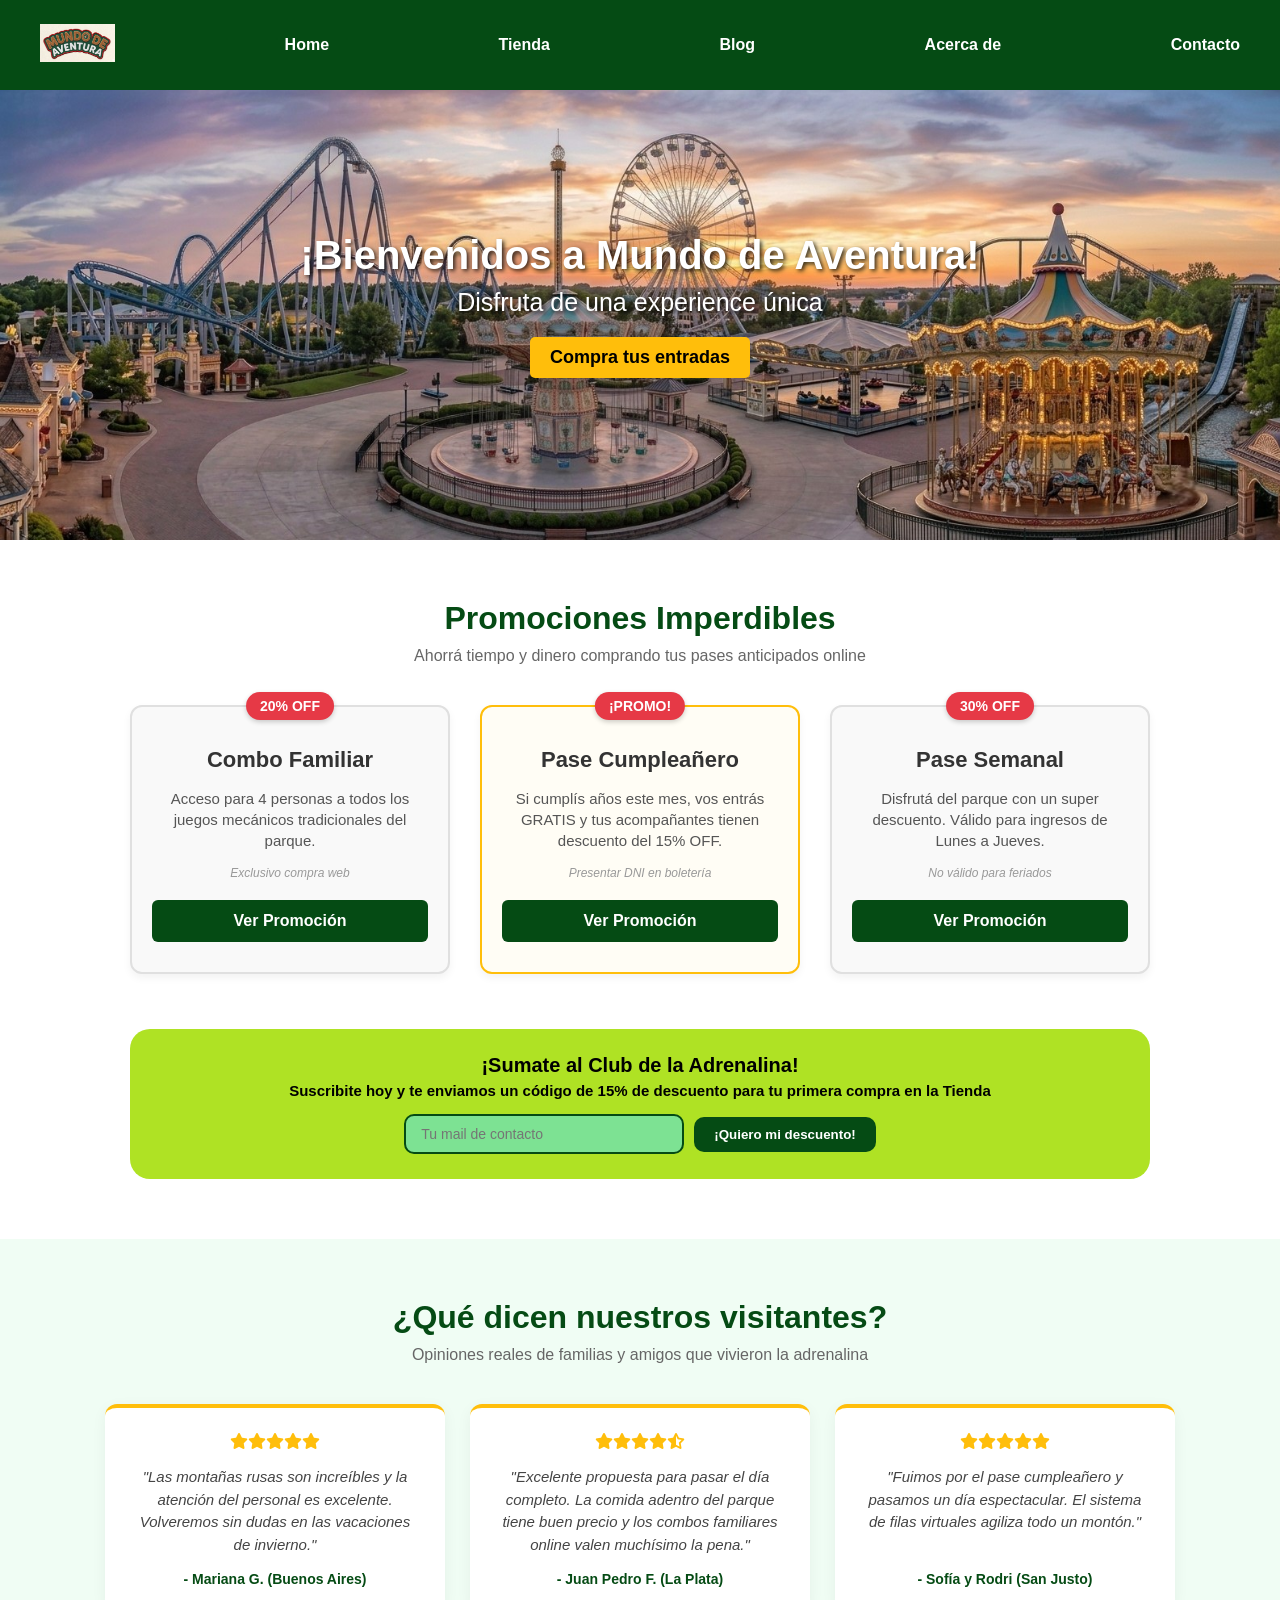
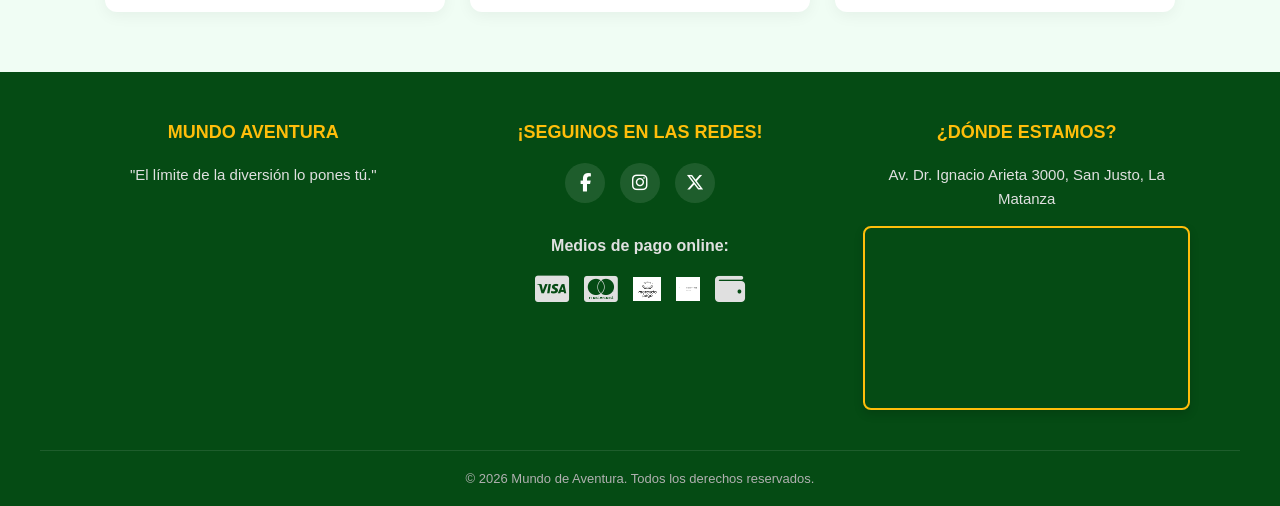
<file: index.html>
<!DOCTYPE html>
<html lang="es">
<head>
    <meta charset="UTF-8">
    <meta name="viewport" content="width=device-width, initial-scale=1.0">
    <link rel="icon" type="image/x-icon" href="img/logo1_icon.ico"> 
    <link rel="stylesheet" href="estilos.css">
    <link rel="stylesheet" href="https://cdnjs.cloudflare.com/ajax/libs/font-awesome/6.5.1/css/all.min.css">
    <title>Ecommerce de Parque de Diversiones</title>
</head>
<body>
    <header>
        <nav class="barra-de-navegacion">
            <ul>
                <li class="item-logo">
                    <a href="#">
                        <img src="img/logo.png" alt="logo principal">
                    </a>
                </li>
                <li><a href="index.html">Home</a></li>
                <li><a href="pages/tienda.html">Tienda</a></li>
                <li><a href="pages/blog.html">Blog</a></li>
                <li><a href="pages/Acerca-de.html">Acerca de</a></li>
                <li><a href="pages/contacto.html">Contacto</a></li>
            </ul>
        </nav>
    </header>

    <main>
        <div class="contenedor-banner">
            <h1>¡Bienvenidos a Mundo de Aventura!</h1>
            <p>Disfruta de una experience única</p>
            <a href="pages/tienda.html" class="boton-banner">Compra tus entradas</a>
        </div>

        <section class="seccion-promociones">
            <h2>Promociones Imperdibles</h2>
            <p class="subtitulo-promo">Ahorrá tiempo y dinero comprando tus pases anticipados online</p>

            <div class="contenedor-promos">
                <div class="tarjeta-promo">
                    <div class="etiqueta-descuento">20% OFF</div>
                    <h3>Combo Familiar</h3>
                    <p class="descripcion-promo">Acceso para 4 personas a todos los juegos mecánicos tradicionales del parque.</p>
                    <p class="aclaracion">Exclusivo compra web</p>
                    <a href="pages/tienda.html" class="boton-promo">Ver Promoción</a>
                </div>

                <div class="tarjeta-promo destacada">
                    <div class="etiqueta-descuento">¡PROMO!</div>
                    <h3>Pase Cumpleañero</h3>
                    <p class="descripcion-promo">Si cumplís años este mes, vos entrás GRATIS y tus acompañantes tienen descuento del 15% OFF.</p>
                    <p class="aclaracion">Presentar DNI en boletería</p>
                    <a href="pages/tienda.html" class="boton-promo">Ver Promoción</a>
                </div>

                <div class="tarjeta-promo">
                    <div class="etiqueta-descuento">30% OFF</div>
                    <h3>Pase Semanal</h3>
                    <p class="descripcion-promo">Disfrutá del parque con un super descuento. Válido para ingresos de Lunes a Jueves.</p>
                    <p class="aclaracion">No válido para feriados</p>
                    <a href="pages/tienda.html" class="boton-promo">Ver Promoción</a>
                </div>

                <div class="suscripcion">
                    <h4>¡Sumate al Club de la Adrenalina!</h4>
                    <p>Suscribite hoy y te enviamos un código de 15% de descuento para tu primera compra en la Tienda</p>
                    <form class="formulario-suscripcion">
                        <input type="email" placeholder="Tu mail de contacto" required>
                        <button type="submit">¡Quiero mi descuento!</button>
                    </form>
                </div>
            </div>
        </section>

        <section class="seccion-reseñas">
            <h2>¿Qué dicen nuestros visitantes?</h2>
            <p class="subtitulo-reseñas">Opiniones reales de familias y amigos que vivieron la adrenalina</p>
            
            <div class="contenedor-reseñas">
                <div class="tarjeta-reseña">
                    <div class="estrellas">
                        <i class="fas fa-star"></i><i class="fas fa-star"></i><i class="fas fa-star"></i><i class="fas fa-star"></i><i class="fas fa-star"></i>
                    </div>
                    <p class="comentario">"Las montañas rusas son increíbles y la atención del personal es excelente. Volveremos sin dudas en las vacaciones de invierno."</p>
                    <h4 class="usuario">- Mariana G. (Buenos Aires)</h4>
                </div>

                <div class="tarjeta-reseña">
                    <div class="estrellas">
                        <i class="fas fa-star"></i><i class="fas fa-star"></i><i class="fas fa-star"></i><i class="fas fa-star"></i><i class="fas fa-star-half-alt"></i>
                    </div>
                    <p class="comentario">"Excelente propuesta para pasar el día completo. La comida adentro del parque tiene buen precio y los combos familiares online valen muchísimo la pena."</p>
                    <h4 class="usuario">- Juan Pedro F. (La Plata)</h4>
                </div>

                <div class="tarjeta-reseña">
                    <div class="estrellas">
                        <i class="fas fa-star"></i><i class="fas fa-star"></i><i class="fas fa-star"></i><i class="fas fa-star"></i><i class="fas fa-star"></i>
                    </div>
                    <p class="comentario">"Fuimos por el pase cumpleañero y pasamos un día espectacular. El sistema de filas virtuales agiliza todo un montón."</p>
                    <h4 class="usuario">- Sofía y Rodri (San Justo)</h4>
                </div>
            </div>
        </section>
    </main>

    <footer class="pie-pagina">
        <div class="footer-contenedor-columnas">
            <div class="columna-footer">
                <h3>Mundo Aventura</h3>
                <p>"El límite de la diversión lo pones tú."</p>
            </div>

            <div class="columna-footer">
                <h3>¡Seguinos en las redes!</h3>
                <div class="redes-footer">
                    <a href="https://www.facebook.com" target="_blank" aria-label="Facebook"><i class="fab fa-facebook-f"></i></a>
                    <a href="https://www.instagram.com" target="_blank" aria-label="Instagram"><i class="fab fa-instagram"></i></a>
                    <a href="https://www.twitter.com" target="_blank" aria-label="Twitter"><i class="fab fa-x-twitter"></i></a>
                </div>
                
                <div class="medios-pago">
                    <p>Medios de pago online:</p>
                    <div class="logos-pagos-flex">
                        <i class="fab fa-cc-visa" title="Tarjeta de Crédito / Débito"></i>
                        <i class="fab fa-cc-mastercard" title="Tarjeta de Crédito / Débito"></i>
                        <img src="img/logo-mercado-pago.jpg" alt="Mercado Pago" title="Mercado Pago" class="img-pago">
                        <img src="img/logo_cuenta_dni.jpg" alt="Cuenta DNI" title="Cuenta DNI" class="img-pago">
                        <i class="fas fa-wallet" title="Otras Billeteras Virtuales"></i>
                    </div>
                </div>
            </div>

            <div class="columna-footer">
                <h3>¿Dónde estamos?</h3>
                <p class="direccion-footer">Av. Dr. Ignacio Arieta 3000, San Justo, La Matanza</p>
                <div class="contenedor-iframe">
                    <iframe 
                        src="https://www.google.com/maps/embed?pb=!1m18!1m12!1m3!1d3280.9715569431873!2d-58.5645366!3d-34.680674!2m3!1f0!2f0!3f0!3m2!1i1024!2i768!4f13.1!3m3!1m2!1s0x95bcc630f9f38e5b%3A0x28637e19e0750587!2sPlaza%20San%20Justo!5e0!3m2!1ses-419!2sar!4v1710000000000!5m2!1ses-419!2sar" 
                        width="100%" 
                        height="180" 
                        style="border:0;" 
                        allowfullscreen="" 
                        loading="lazy" 
                        referrerpolicy="no-referrer-when-downgrade">
                    </iframe>
                </div>
            </div>
        </div> 
        <hr class="separador-footer">
        <p class="copyright">&copy; 2026 Mundo de Aventura. Todos los derechos reservados.</p>
    </footer>
</body>
</html>
</file>
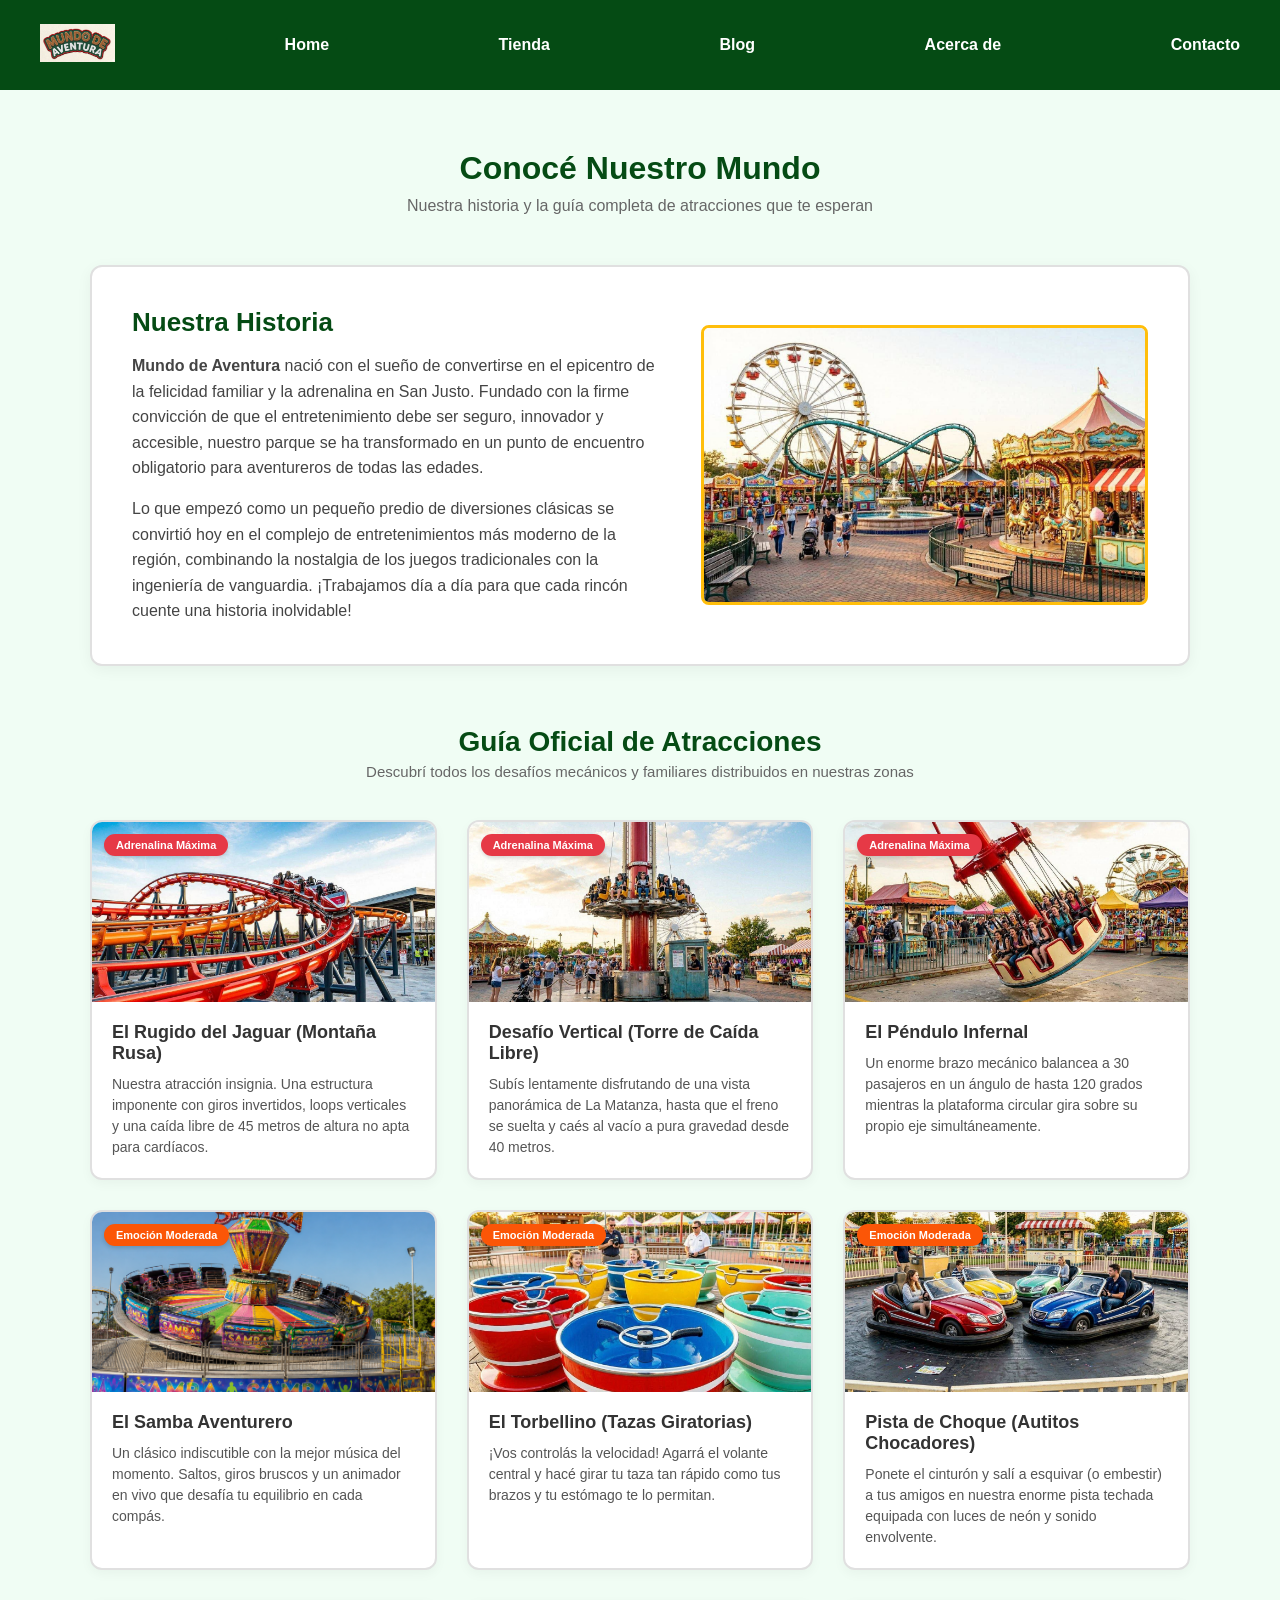
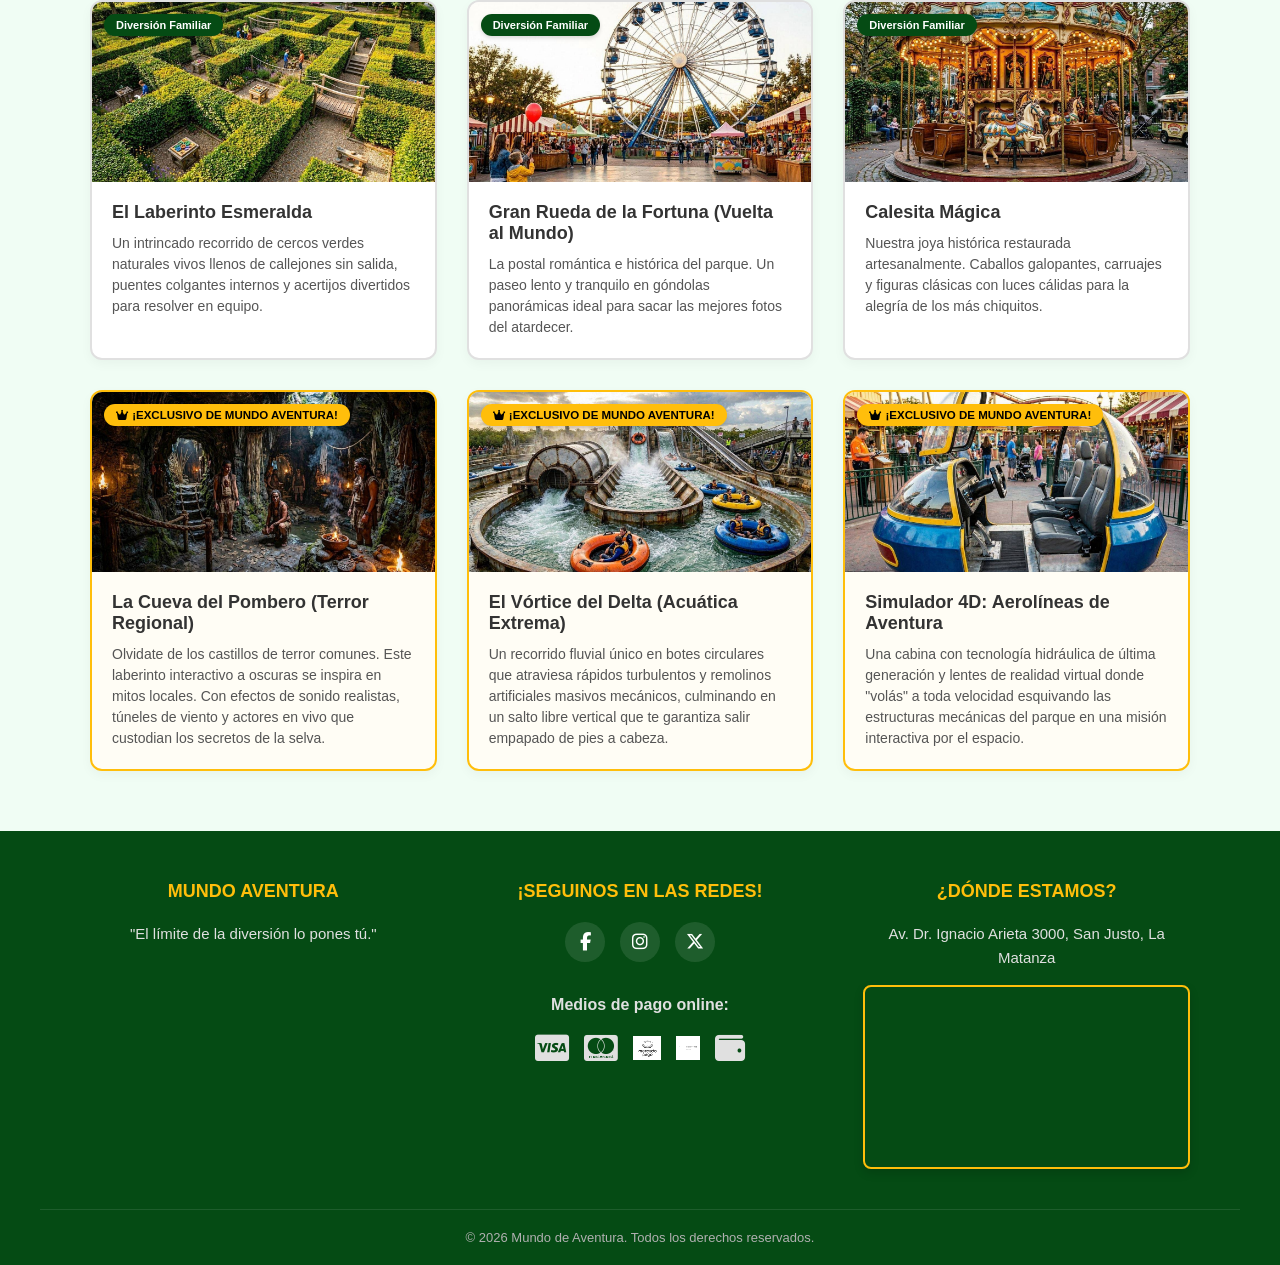
<file: pages/Acerca-de.html>
<!DOCTYPE html>
<html lang="es">
<head>
    <meta charset="UTF-8">
    <meta name="viewport" content="width=device-width, initial-scale=1.0">
    <link rel="icon" type="image/x-icon" href="../img/logo1_icon.ico">
    <link rel="stylesheet" href="../estilos.css">
    <link rel="stylesheet" href="Acerca-de.css">
    <link rel="stylesheet" href="https://cdnjs.cloudflare.com/ajax/libs/font-awesome/6.5.1/css/all.min.css">
    <title>Mundo de Aventura - Historia y Atracciones</title>
</head>
<body>

    <header>
        <nav class="barra-de-navegacion">
            <ul>
                <li class="item-logo">
                    <a href="../index.html">
                        <img src="../img/logo.png" alt="logo principal">
                    </a>
                </li>
                <li><a href="../index.html">Home</a></li>
                <li><a href="tienda.html">Tienda</a></li>
                <li><a href="blog.html">Blog</a></li>
                <li><a href="Acerca-de.html">Acerca de</a></li>
                <li><a href="contacto.html">Contacto</a></li>
            </ul>
        </nav>
    </header>

    <main class="seccion-principal-acercade">
        
        <!-- ENCABEZADO DE LA PÁGINA -->
        <div class="acercade-encabezado">
            <h1 class="titulo-seccion">Conocé Nuestro Mundo</h1>
            <p class="subtitulo-seccion">Nuestra historia y la guía completa de atracciones que te esperan</p>
        </div>

        <div class="contenedor-acercade">
            
            <!-- SECCIÓN: HISTORIA -->
            <section class="bloque-historia">
                <div class="texto-historia">
                    <h2>Nuestra Historia</h2>
                    <p><strong>Mundo de Aventura</strong> nació con el sueño de convertirse en el epicentro de la felicidad familiar y la adrenalina en San Justo. Fundado con la firme convicción de que el entretenimiento debe ser seguro, innovador y accesible, nuestro parque se ha transformado en un punto de encuentro obligatorio para aventureros de todas las edades.</p>
                    <p>Lo que empezó como un pequeño predio de diversiones clásicas se convirtió hoy en el complejo de entretenimientos más moderno de la región, combinando la nostalgia de los juegos tradicionales con la ingeniería de vanguardia. ¡Trabajamos día a día para que cada rincón cuente una historia inolvidable!</p>
                </div>
                <div class="imagen-historia">
                    <img src="../img/vista-general-parque.jpg" alt="Vista general de Mundo de Aventura">
                </div>
            </section>

            <!-- SECCIÓN: GUÍA DE ATRACCIONES -->
            <section class="seccion-atracciones">
                <h2 class="titulo-seccion-interna">Guía Oficial de Atracciones</h2>
                <p class="subtitulo-seccion-interna">Descubrí todos los desafíos mecánicos y familiares distribuidos en nuestras zonas</p>
                
                <div class="grilla-atracciones">
                    
                    <!-- 1. Montaña Rusa -->
                    <div class="tarjeta-atraccion extrema">
                        <div class="imagen-card-atraccion">
                            <span class="tag-intensidad">Adrenalina Máxima</span>
                            <img src="../img/montania-rusa-extrema.jpg" alt="Montaña Rusa El Rugido del Jaguar">
                        </div>
                        <div class="contenido-card-atraccion">
                            <h3>El Rugido del Jaguar (Montaña Rusa)</h3>
                            <p>Nuestra atracción insignia. Una estructura imponente con giros invertidos, loops verticales y una caída libre de 45 metros de altura no apta para cardíacos.</p>
                        </div>
                    </div>

                    <!-- 2. Torre de Caída Libre -->
                    <div class="tarjeta-atraccion extrema">
                        <div class="imagen-card-atraccion">
                            <span class="tag-intensidad">Adrenalina Máxima</span>
                            <img src="../img/torre-caida-libre.jpg" alt="Torre de Caída Libre">
                        </div>
                        <div class="contenido-card-atraccion">
                            <h3>Desafío Vertical (Torre de Caída Libre)</h3>
                            <p>Subís lentamente disfrutando de una vista panorámica de La Matanza, hasta que el freno se suelta y caés al vacío a pura gravedad desde 40 metros.</p>
                        </div>
                    </div>

                    <!-- 3. Péndulo -->
                    <div class="tarjeta-atraccion extrema">
                        <div class="imagen-card-atraccion">
                            <span class="tag-intensidad">Adrenalina Máxima</span>
                            <img src="../img/pendulo.jpg" alt="Péndulo Gigante">
                        </div>
                        <div class="contenido-card-atraccion">
                            <h3>El Péndulo Infernal</h3>
                            <p>Un enorme brazo mecánico balancea a 30 pasajeros en un ángulo de hasta 120 grados mientras la plataforma circular gira sobre su propio eje simultáneamente.</p>
                        </div>
                    </div>

                    <!-- 4. Samba -->
                    <div class="tarjeta-atraccion moderada">
                        <div class="imagen-card-atraccion">
                            <span class="tag-intensidad">Emoción Moderada</span>
                            <img src="../img/samba.png" alt="Samba">
                        </div>
                        <div class="contenido-card-atraccion">
                            <h3>El Samba Aventurero</h3>
                            <p>Un clásico indiscutible con la mejor música del momento. Saltos, giros bruscos y un animador en vivo que desafía tu equilibrio en cada compás.</p>
                        </div>
                    </div>

                    <!-- 5. Tazas Giratorias -->
                    <div class="tarjeta-atraccion moderada">
                        <div class="imagen-card-atraccion">
                            <span class="tag-intensidad">Emoción Moderada</span>
                            <img src="../img/taza-giratoria.jpg" alt="Tazas Giratorias">
                        </div>
                        <div class="contenido-card-atraccion">
                            <h3>El Torbellino (Tazas Giratorias)</h3>
                            <p>¡Vos controlás la velocidad! Agarrá el volante central y hacé girar tu taza tan rápido como tus brazos y tu estómago te lo permitan.</p>
                        </div>
                    </div>

                    <!-- 6. Autitos Chocadores -->
                    <div class="tarjeta-atraccion moderada">
                        <div class="imagen-card-atraccion">
                            <span class="tag-intensidad">Emoción Moderada</span>
                            <img src="../img/autitos-chocadores.jpg" alt="Autitos Chocadores">
                        </div>
                        <div class="contenido-card-atraccion">
                            <h3>Pista de Choque (Autitos Chocadores)</h3>
                            <p>Ponete el cinturón y salí a esquivar (o embestir) a tus amigos en nuestra enorme pista techada equipada con luces de neón y sonido envolvente.</p>
                        </div>
                    </div>

                    <!-- 7. Laberinto -->
                    <div class="tarjeta-atraccion familiar">
                        <div class="imagen-card-atraccion">
                            <span class="tag-intensidad">Diversión Familiar</span>
                            <img src="../img/laberinto.jpg" alt="Laberinto Verde">
                        </div>
                        <div class="contenido-card-atraccion">
                            <h3>El Laberinto Esmeralda</h3>
                            <p>Un intrincado recorrido de cercos verdes naturales vivos llenos de callejones sin salida, puentes colgantes internos y acertijos divertidos para resolver en equipo.</p>
                        </div>
                    </div>

                    <!-- 8. Vuelta al Mundo (¡CORREGIDO ACÁ!) -->
                    <div class="tarjeta-atraccion familiar">
                        <div class="imagen-card-atraccion">
                            <span class="tag-intensidad">Diversión Familiar</span>
                            <img src="../img/vuelta-al-mundo.jpg" alt="Vuelta al mundo">
                        </div>
                        <div class="contenido-card-atraccion">
                            <h3>Gran Rueda de la Fortuna (Vuelta al Mundo)</h3>
                            <p>La postal romántica e histórica del parque. Un paseo lento y tranquilo en góndolas panorámicas ideal para sacar las mejores fotos del atardecer.</p>
                        </div>
                    </div>

                    <!-- 9. Calesita -->
                    <div class="tarjeta-atraccion familiar">
                        <div class="imagen-card-atraccion">
                            <span class="tag-intensidad">Diversión Familiar</span>
                            <img src="../img/calesita.jpg" alt="Calesita Tradicional">
                        </div>
                        <div class="contenido-card-atraccion">
                            <h3>Calesita Mágica</h3>
                            <p>Nuestra joya histórica restaurada artesanalmente. Caballos galopantes, carruajes y figuras clásicas con luces cálidas para la alegría de los más chiquitos.</p>
                        </div>
                    </div>

                    <!-- Exclusiva 1: Cueva del Pombero -->
                    <div class="tarjeta-atraccion exclusiva">
                        <div class="imagen-card-atraccion">
                            <span class="tag-intensidad exclusivo"><i class="fas fa-crown"></i> ¡EXCLUSIVO DE MUNDO AVENTURA!</span>
                            <img src="../img/cueva-del-pombero.jpg" alt="La Cueva del Pombero Laberinto de Terror">
                        </div>
                        <div class="contenido-card-atraccion">
                            <h3>La Cueva del Pombero (Terror Regional)</h3>
                            <p>Olvidate de los castillos de terror comunes. Este laberinto interactivo a oscuras se inspira en mitos locales. Con efectos de sonido realistas, túneles de viento y actores en vivo que custodian los secretos de la selva.</p>
                        </div>
                    </div>

                    <!-- Exclusiva 2: Vórtice del Delta -->
                    <div class="tarjeta-atraccion exclusiva">
                        <div class="imagen-card-atraccion">
                            <span class="tag-intensidad exclusivo"><i class="fas fa-crown"></i> ¡EXCLUSIVO DE MUNDO AVENTURA!</span>
                            <img src="../img/vortice-del-delta.jpg" alt="Vórtice del Delta Atracción Acuática Extrema">
                        </div>
                        <div class="contenido-card-atraccion">
                            <h3>El Vórtice del Delta (Acuática Extrema)</h3>
                            <p>Un recorrido fluvial único en botes circulares que atraviesa rápidos turbulentos y remolinos artificiales masivos mecánicos, culminando en un salto libre vertical que te garantiza salir empapado de pies a cabeza.</p>
                        </div>
                    </div>

                    <!-- Exclusiva 3: Simulador de Vuelo -->
                    <div class="tarjeta-atraccion exclusiva">
                        <div class="imagen-card-atraccion">
                            <span class="tag-intensidad exclusivo"><i class="fas fa-crown"></i> ¡EXCLUSIVO DE MUNDO AVENTURA!</span>
                            <img src="../img/simulador-de-vuelo.jpg" alt="Simulador 4D Aerolíneas de Aventura">
                        </div>
                        <div class="contenido-card-atraccion">
                            <h3>Simulador 4D: Aerolíneas de Aventura</h3>
                            <p>Una cabina con tecnología hidráulica de última generación y lentes de realidad virtual donde "volás" a toda velocidad esquivando las estructuras mecánicas del parque en una misión interactiva por el espacio.</p>
                        </div>
                    </div>

                </div>
            </section>

        </div>
    </main>

    <footer class="pie-pagina">
        <div class="footer-contenedor-columnas">
            <div class="columna-footer">
                <h3>Mundo Aventura</h3>
                <p>"El límite de la diversión lo pones tú."</p>
            </div>
            <div class="columna-footer">
                <h3>¡Seguinos en las redes!</h3>
                <div class="redes-footer">
                    <a href="https://www.facebook.com" target="_blank" aria-label="Facebook"><i class="fab fa-facebook-f"></i></a>
                    <a href="https://www.instagram.com" target="_blank" aria-label="Instagram"><i class="fab fa-instagram"></i></a>
                    <a href="https://www.twitter.com" target="_blank" aria-label="Twitter"><i class="fab fa-x-twitter"></i></a>
                </div>
                <div class="medios-pago">
                    <p>Medios de pago online:</p>
                    <div class="logos-pagos-flex">
                        <i class="fab fa-cc-visa" title="Tarjeta de Crédito / Débito"></i>
                        <i class="fab fa-cc-mastercard" title="Tarjeta de Crédito / Débito"></i>
                        <img src="../img/logo-mercado-pago.jpg" alt="Mercado Pago" title="Mercado Pago" class="img-pago">
                        <img src="../img/logo_cuenta_dni.jpg" alt="Cuenta DNI" title="Cuenta DNI" class="img-pago">
                        <i class="fas fa-wallet" title="Otras Billeteras Virtuales"></i>
                    </div>
                </div>
            </div>
            <div class="columna-footer">
                <h3>¿Dónde estamos?</h3>
                <p class="direccion-footer">Av. Dr. Ignacio Arieta 3000, San Justo, La Matanza</p>
                <div class="contenedor-iframe">
                    <iframe
                        src="https://www.google.com/maps/embed?pb=!1m18!1m12!1m3!1d3280.9715569431873!2d-58.5645366!3d-34.680674!2m3!1f0!2f0!3f0!3m2!1i1024!2i768!4f13.1!3m3!1m2!1s0x95bcc630f9f38e5b%3A0x28637e19e0750587!2sPlaza%20San%20Justo!5e0!3m2!1ses-419!2sar!4v1710000000000!5m2!1ses-419!2sar"
                        width="100%" height="180" style="border:0;" allowfullscreen="" loading="lazy" referrerpolicy="no-referrer-when-downgrade">
                    </iframe>
                </div>
            </div>
        </div> 
        <hr class="separador-footer">
        <p class="copyright">&copy; 2026 Mundo de Aventura. Todos los derechos reservados.</p>
    </footer>

</body>
</html>
</file>
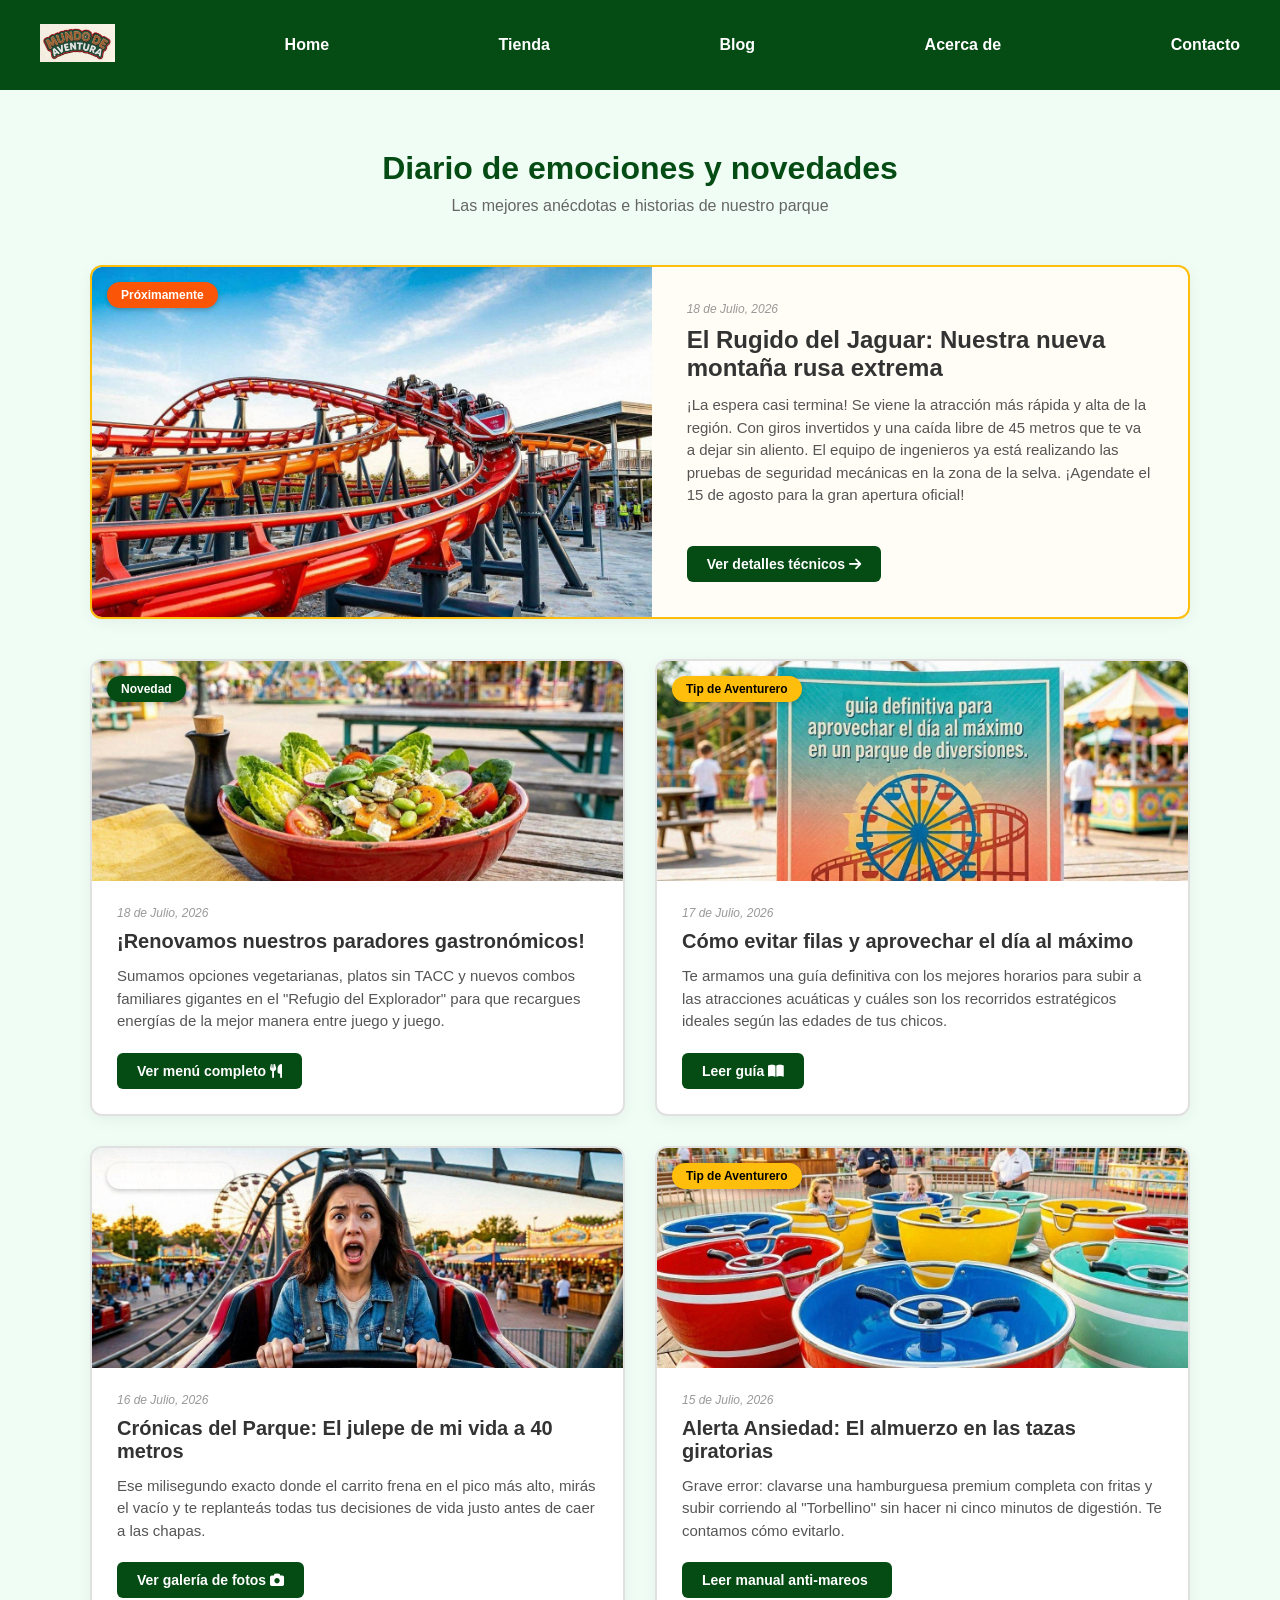
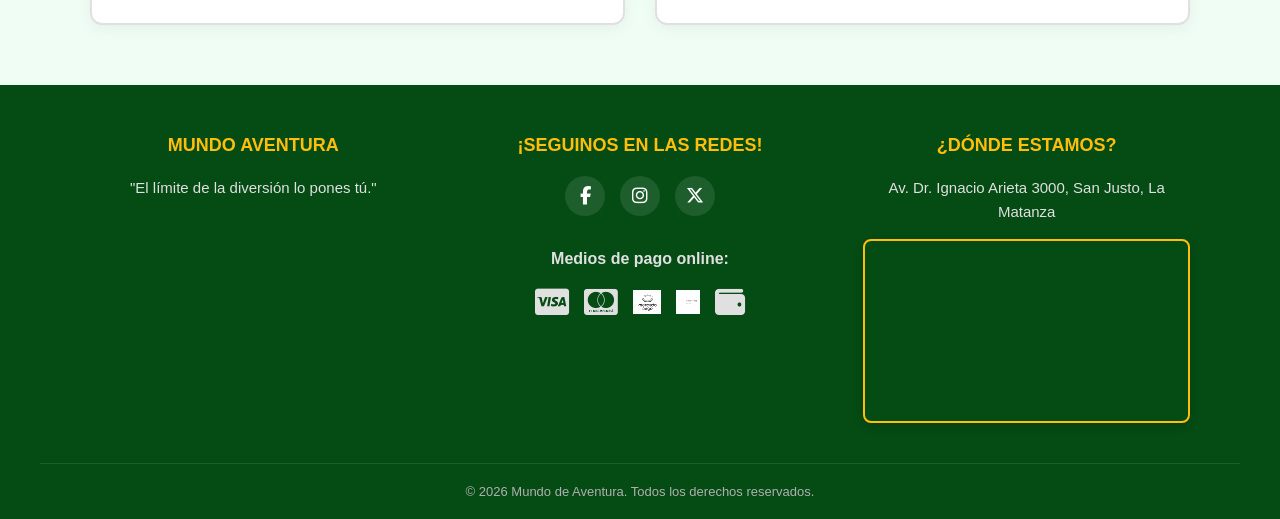
<file: pages/blog.html>
<!DOCTYPE html>
<html lang="es">
<head>
    <meta charset="UTF-8">
    <meta name="viewport" content="width=device-width, initial-scale=1.0">
    <link rel="icon" type="image/x-icon" href="../img/logo1_icon.ico">
    <link rel="stylesheet" href="../estilos.css">
    <link rel="stylesheet" href="blog.css">
    <link rel="stylesheet" href="https://cdnjs.cloudflare.com/ajax/libs/font-awesome/6.5.1/css/all.min.css">
    <title>Mundo de Aventura - Blog de Novedades</title>
</head>
<body>

    <header>
        <nav class="barra-de-navegacion">
            <ul>
                <li class="item-logo">
                    <a href="../index.html">
                        <img src="../img/logo.png" alt="logo principal">
                    </a>
                </li>
                <li><a href="../index.html">Home</a></li>
                <li><a href="tienda.html">Tienda</a></li>
                <li><a href="blog.html">Blog</a></li>
                <li><a href="Acerca-de.html">Acerca de</a></li>
                <li><a href="contacto.html">Contacto</a></li>
            </ul>
        </nav>
    </header>

    <main class="seccion-principal-blog">
        
        <div class="blog-encabezado">
            <h1 class="titulo-seccion">Diario de emociones y novedades</h1>
            <p class="subtitulo-seccion">Las mejores anécdotas e historias de nuestro parque</p>
        </div>

        <div class="contenedor-blog">
            
            <!-- ARTÍCULO 1: PRÓXIMA INAUGURACIÓN (Destacado) -->
            <article class="entrada-blog destacada">
                <div class="imagen-entrada">
                    <img src="../img/montania-rusa-extrema.jpg" alt="Nueva Montaña Rusa El Rugido del Jaguar">
                    <span class="categoria-etiqueta inauguracion">Próximamente</span>
                </div>
                <div class="contenido-entrada">
                    <span class="fecha-entrada">18 de Julio, 2026</span>
                    <h2>El Rugido del Jaguar: Nuestra nueva montaña rusa extrema</h2>
                    <p>¡La espera casi termina! Se viene la atracción más rápida y alta de la región. Con giros invertidos y una caída libre de 45 metros que te va a dejar sin aliento. El equipo de ingenieros ya está realizando las pruebas de seguridad mecánicas en la zona de la selva. ¡Agendate el 15 de agosto para la gran apertura oficial!</p>
                    <a href="#" class="btn-leer-mas">Ver detalles técnicos <i class="fas fa-arrow-right"></i></a>
                </div>
            </article>

            <!-- CUADRÍCULA DE NOVEDADES Y ANÉCDOTAS -->
            <div class="grilla-entradas">

                <!-- ARTÍCULO 2: NOVEDADES GASTRONÓMICAS -->
                <article class="entrada-blog">
                    <div class="imagen-entrada">
                        <img src="../img/menu-vegetariano.jpg" alt="Nuevos Menús Gastronómicos">
                        <span class="categoria-etiqueta novedad">Novedad</span>
                    </div>
                    <div class="contenido-entrada">
                        <span class="fecha-entrada">18 de Julio, 2026</span>
                        <h3>¡Renovamos nuestros paradores gastronómicos!</h3>
                        <p>Sumamos opciones vegetarianas, platos sin TACC y nuevos combos familiares gigantes en el "Refugio del Explorador" para que recargues energías de la mejor manera entre juego y juego.</p>
                        <a href="#" class="btn-leer-mas">Ver menú completo <i class="fas fa-utensils"></i></a>
                    </div>
                </article>

                <!-- ARTÍCULO 3: TIPS -->
                <article class="entrada-blog">
                    <div class="imagen-entrada">
                        <img src="../img/guia-parque.jpg" alt="Tips de Aventureros">
                        <span class="categoria-etiqueta tip">Tip de Aventurero</span>
                    </div>
                    <div class="contenido-entrada">
                        <span class="fecha-entrada">17 de Julio, 2026</span>
                        <h3>Cómo evitar filas y aprovechar el día al máximo</h3>
                        <p>Te armamos una guía definitiva con los mejores horarios para subir a las atracciones acuáticas y cuáles son los recorridos estratégicos ideales según las edades de tus chicos.</p>
                        <a href="#" class="btn-leer-mas">Leer guía <i class="fas fa-book-open"></i></a>
                    </div>
                </article>

                <!-- ARTÍCULO 4: EL JULEPE DE MI VIDA -->
                <article class="entrada-blog">
                    <div class="imagen-entrada">
                        <img src="../img/persona-asustada.jpg" alt="Persona asustada en la montaña rusa">
                        <span class="categoria-etiqueta comunidad">Detrás de escena</span>
                    </div>
                    <div class="contenido-entrada">
                        <span class="fecha-entrada">16 de Julio, 2026</span>
                        <h3>Crónicas del Parque: El julepe de mi vida a 40 metros</h3>
                        <p>Ese milisegundo exacto donde el carrito frena en el pico más alto, mirás el vacío y te replanteás todas tus decisiones de vida justo antes de caer a las chapas.</p>
                        <a href="#" class="btn-leer-mas">Ver galería de fotos <i class="fas fa-camera"></i></a>
                    </div>
                </article>

                <!-- ARTÍCULO 5: ERROR DE PRINCIPIANTE -->
                <article class="entrada-blog">
                    <div class="imagen-entrada">
                        <img src="../img/taza-giratoria.jpg" alt="Tazas giratorias del parque">
                        <span class="categoria-etiqueta tip">Tip de Aventurero</span>
                    </div>
                    <div class="contenido-entrada">
                        <span class="fecha-entrada">15 de Julio, 2026</span>
                        <h3>Alerta Ansiedad: El almuerzo en las tazas giratorias</h3>
                        <p>Grave error: clavarse una hamburguesa premium completa con fritas y subir corriendo al "Torbellino" sin hacer ni cinco minutos de digestión. Te contamos cómo evitarlo.</p>
                        <a href="#" class="btn-leer-mas">Leer manual anti-mareos <i class="fas fa-heart-beat"></i></a>
                    </div>
                </article>

            </div>
        </div>
    </main>

    <footer class="pie-pagina">
        <div class="footer-contenedor-columnas">
            <div class="columna-footer">
                <h3>Mundo Aventura</h3>
                <p>"El límite de la diversión lo pones tú."</p>
            </div>
            <div class="columna-footer">
                <h3>¡Seguinos en las redes!</h3>
                <div class="redes-footer">
                    <a href="https://www.facebook.com" target="_blank" aria-label="Facebook"><i class="fab fa-facebook-f"></i></a>
                    <a href="https://www.instagram.com" target="_blank" aria-label="Instagram"><i class="fab fa-instagram"></i></a>
                    <a href="https://www.twitter.com" target="_blank" aria-label="Twitter"><i class="fab fa-x-twitter"></i></a>
                </div>
                <div class="medios-pago">
                    <p>Medios de pago online:</p>
                    <div class="logos-pagos-flex">
                        <i class="fab fa-cc-visa" title="Tarjeta de Crédito / Débito"></i>
                        <i class="fab fa-cc-mastercard" title="Tarjeta de Crédito / Débito"></i>
                        <img src="../img/logo-mercado-pago.jpg" alt="Mercado Pago" title="Mercado Pago" class="img-pago">
                        <img src="../img/logo_cuenta_dni.jpg" alt="Cuenta DNI" title="Cuenta DNI" class="img-pago">
                        <i class="fas fa-wallet" title="Otras Billeteras Virtuales"></i>
                    </div>
                </div>
            </div>
            <div class="columna-footer">
                <h3>¿Dónde estamos?</h3>
                <p class="direccion-footer">Av. Dr. Ignacio Arieta 3000, San Justo, La Matanza</p>
                <div class="contenedor-iframe">
                    <iframe
                        src="https://www.google.com/maps/embed?pb=!1m18!1m12!1m3!1d3280.9715569431873!2d-58.5645366!3d-34.680674!2m3!1f0!2f0!3f0!3m2!1i1024!2i768!4f13.1!3m3!1m2!1s0x95bcc630f9f38e5b%3A0x28637e19e0750587!2sPlaza%20San%20Justo!5e0!3m2!1ses-419!2sar!4v1710000000000!5m2!1ses-419!2sar"
                        width="100%" height="180" style="border:0;" allowfullscreen="" loading="lazy" referrerpolicy="no-referrer-when-downgrade">
                    </iframe>
                </div>
            </div>
        </div> 
        <hr class="separador-footer">
        <p class="copyright">&copy; 2026 Mundo de Aventura. Todos los derechos reservados.</p>
    </footer>

</body>
</html>
</file>
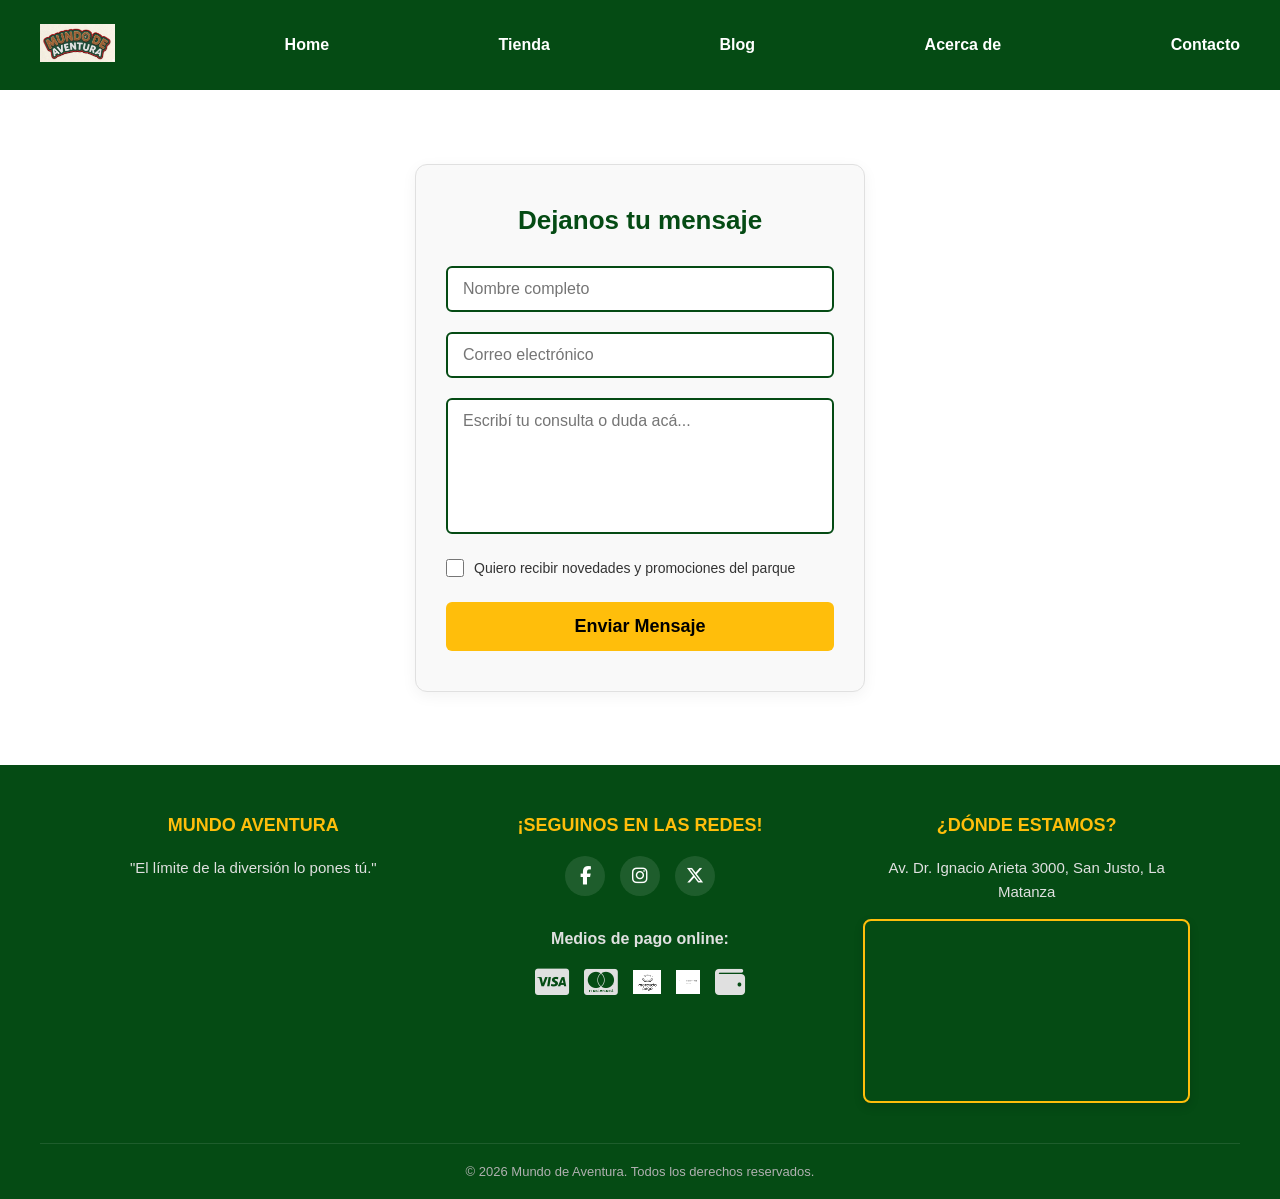
<file: pages/contacto.html>
<!DOCTYPE html>
<html lang="es">
<head>
    <meta charset="UTF-8">
    <meta name="viewport" content="width=device-width, initial-scale=1.0">
    
    <link rel="icon" type="image/x-icon" href="../img/logo1_icon.ico">
    
    <link rel="stylesheet" href="../estilos.css"> <link rel="stylesheet" href="contacto.css">    <link rel="stylesheet" href="https://cdnjs.cloudflare.com/ajax/libs/font-awesome/6.5.1/css/all.min.css">
    <title>Ecommerce de Parque de Diversiones | contacto</title>
</head>
<body>
    <header>
        <nav class="barra-de-navegacion">
            <ul>
                <li class="item-logo">
                    <a href="../index.html">
                        <img src="../img/logo.png" alt="logo principal"> 
                    </a>
                </li>
                <li><a href="../index.html">Home</a></li> 
                <li><a href="tienda.html">Tienda</a></li>
                <li><a href="blog.html">Blog</a></li>
                <li><a href="Acerca-de.html">Acerca de</a></li>
                <li><a href="contacto.html">Contacto</a></li> 
            </ul>
        </nav>
    </header>

   <main>
    <section class="seccion-formulario">
        <form action="https://formspree.io/f/xqejyozk" method="POST" class="formulario-contacto">
            <h2>Dejanos tu mensaje</h2>
            
            <input type="text" id="nombre" name="nombre" placeholder="Nombre completo" required>
            
            <input type="email" id="email" name="email" placeholder="Correo electrónico" required>
            
            <textarea id="mensaje" name="mensaje" placeholder="Escribí tu consulta o duda acá..." rows="6" required></textarea>
            
            <div class="checkbox-contenedor">
                <input type="checkbox" id="novedades" name="novedades">
                <label for="novedades">Quiero recibir novedades y promociones del parque</label>
            </div>
            
            <input type="submit" value="Enviar Mensaje">
        </form>
    </section>
</main>

    <footer class="pie-pagina">
    <div class="footer-contenedor-columnas">
        
        <div class="columna-footer">
            <h3>Mundo Aventura</h3>
            <p>"El límite de la diversión lo pones tú."</p>
        </div>

        <div class="columna-footer">
            <h3>¡Seguinos en las redes!</h3>
            <div class="redes-footer">
                <a href="https://www.facebook.com" target="_blank" aria-label="Facebook"><i class="fab fa-facebook-f"></i></a>
                <a href="https://www.instagram.com" target="_blank" aria-label="Instagram"><i class="fab fa-instagram"></i></a>
                <a href="https://www.twitter.com" target="_blank" aria-label="Twitter"><i class="fab fa-x-twitter"></i></a>
            </div>
            
            <div class="medios-pago">
                <p>Medios de pago online:</p>
                <div class="logos-pagos-flex">
                    <i class="fab fa-cc-visa" title="Tarjeta de Crédito / Débito"></i>
                    <i class="fab fa-cc-mastercard" title="Tarjeta de Crédito / Débito"></i>
                    <img src="../img/logo-mercado-pago.jpg" alt="Mercado Pago" title="Mercado Pago" class="img-pago">
                    <img src="../img/logo_cuenta_dni.jpg" alt="Cuenta DNI" title="Cuenta DNI" class="img-pago">
                    <i class="fas fa-wallet" title="Otras Billeteras Virtuales"></i>
                </div>
            </div>
        </div>

    <div class="columna-footer">
            <h3>¿Dónde estamos?</h3>
            <p class="direccion-footer">
                Av. Dr. Ignacio Arieta 3000, San Justo, La Matanza
            </p>
            <div class="contenedor-iframe">
                <iframe 
                    src="https://www.google.com/maps/embed?pb=!1m18!1m12!1m3!1d3280.9715569431873!2d-58.5645366!3d-34.680674!2m3!1f0!2f0!3f0!3m2!1i1024!2i768!4f13.1!3m3!1m2!1s0x95bcc630f9f38e5b%3A0x28637e19e0750587!2sPlaza%20San%20Justo!5e0!3m2!1ses-419!2sar!4v1710000000000!5m2!1ses-419!2sar" 
                    width="100%" 
                    height="180" 
                    style="border:0;" 
                    allowfullscreen="" 
                    loading="lazy" 
                    referrerpolicy="no-referrer-when-downgrade">
                </iframe>
            </div>
        </div>

    </div> <hr class="separador-footer">
    <p class="copyright">&copy; 2026 Mundo de Aventura. Todos los derechos reservados.</p>
</footer>
</file>
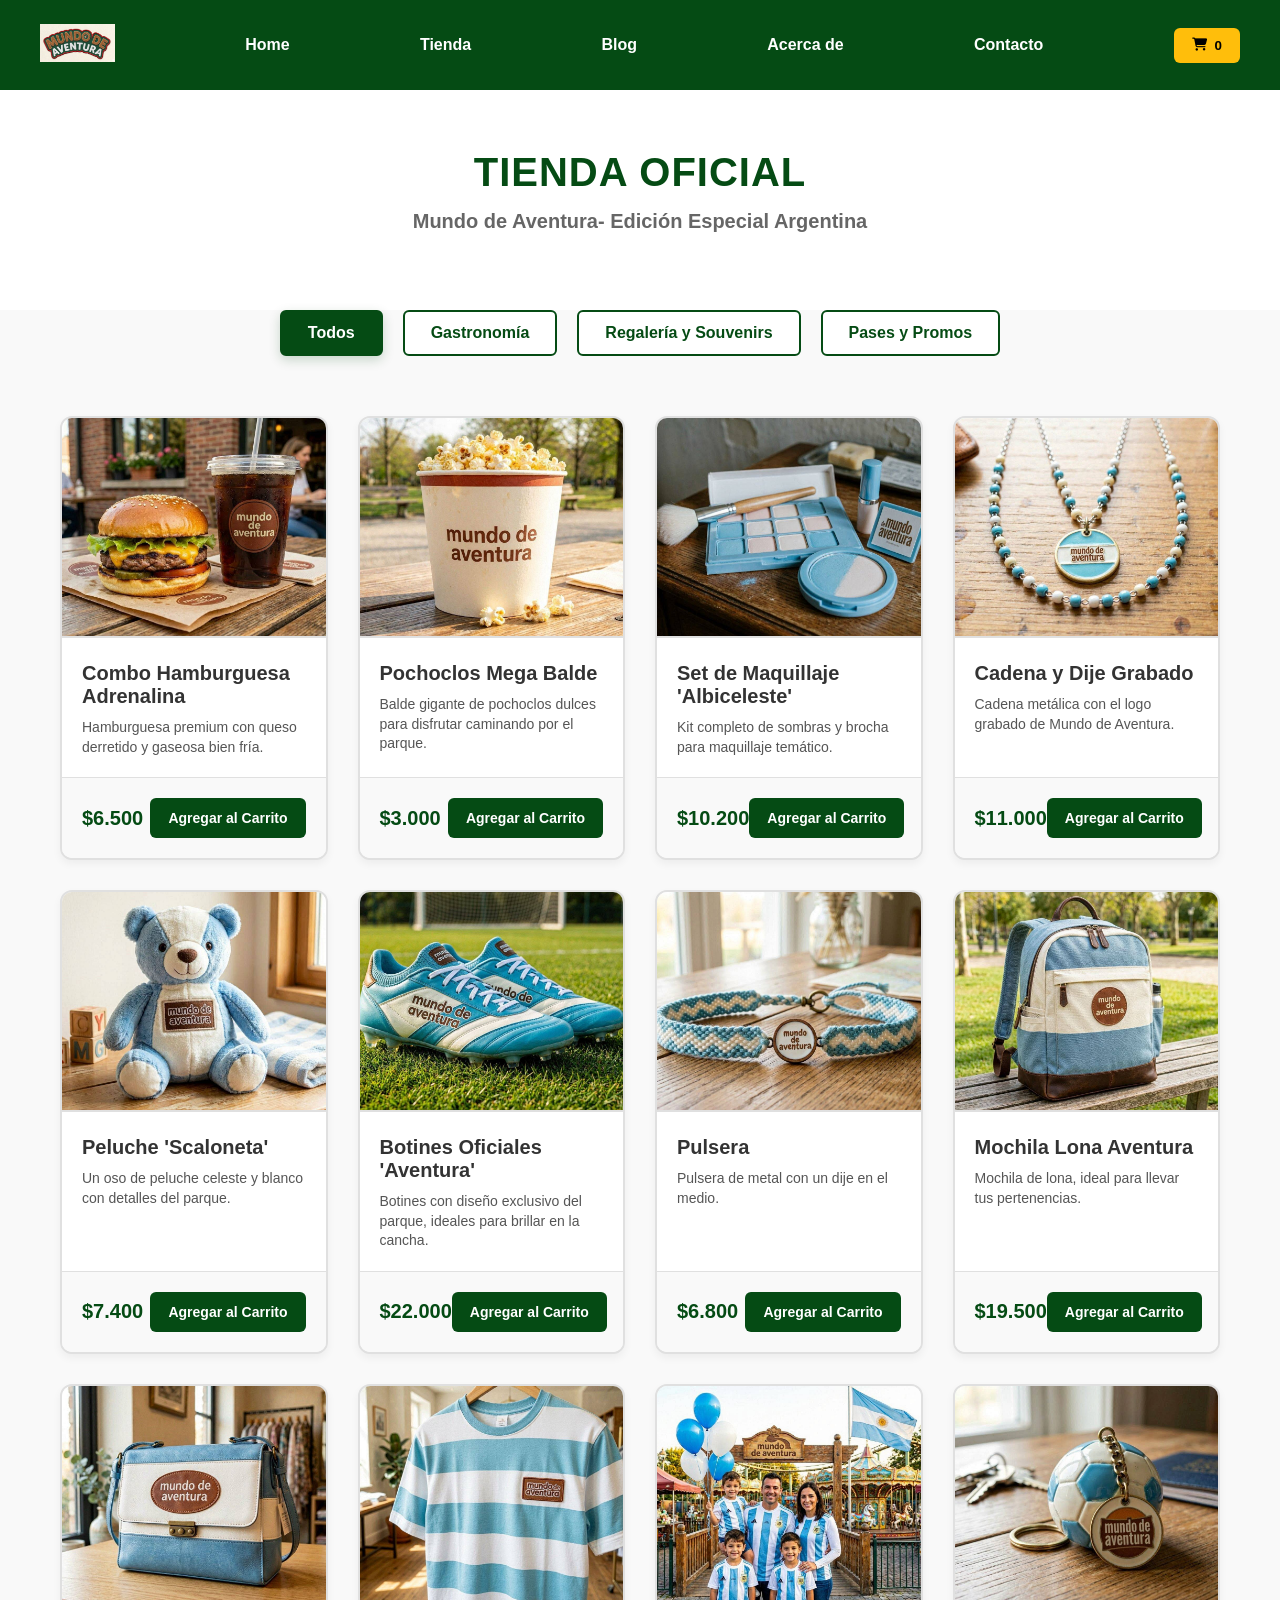
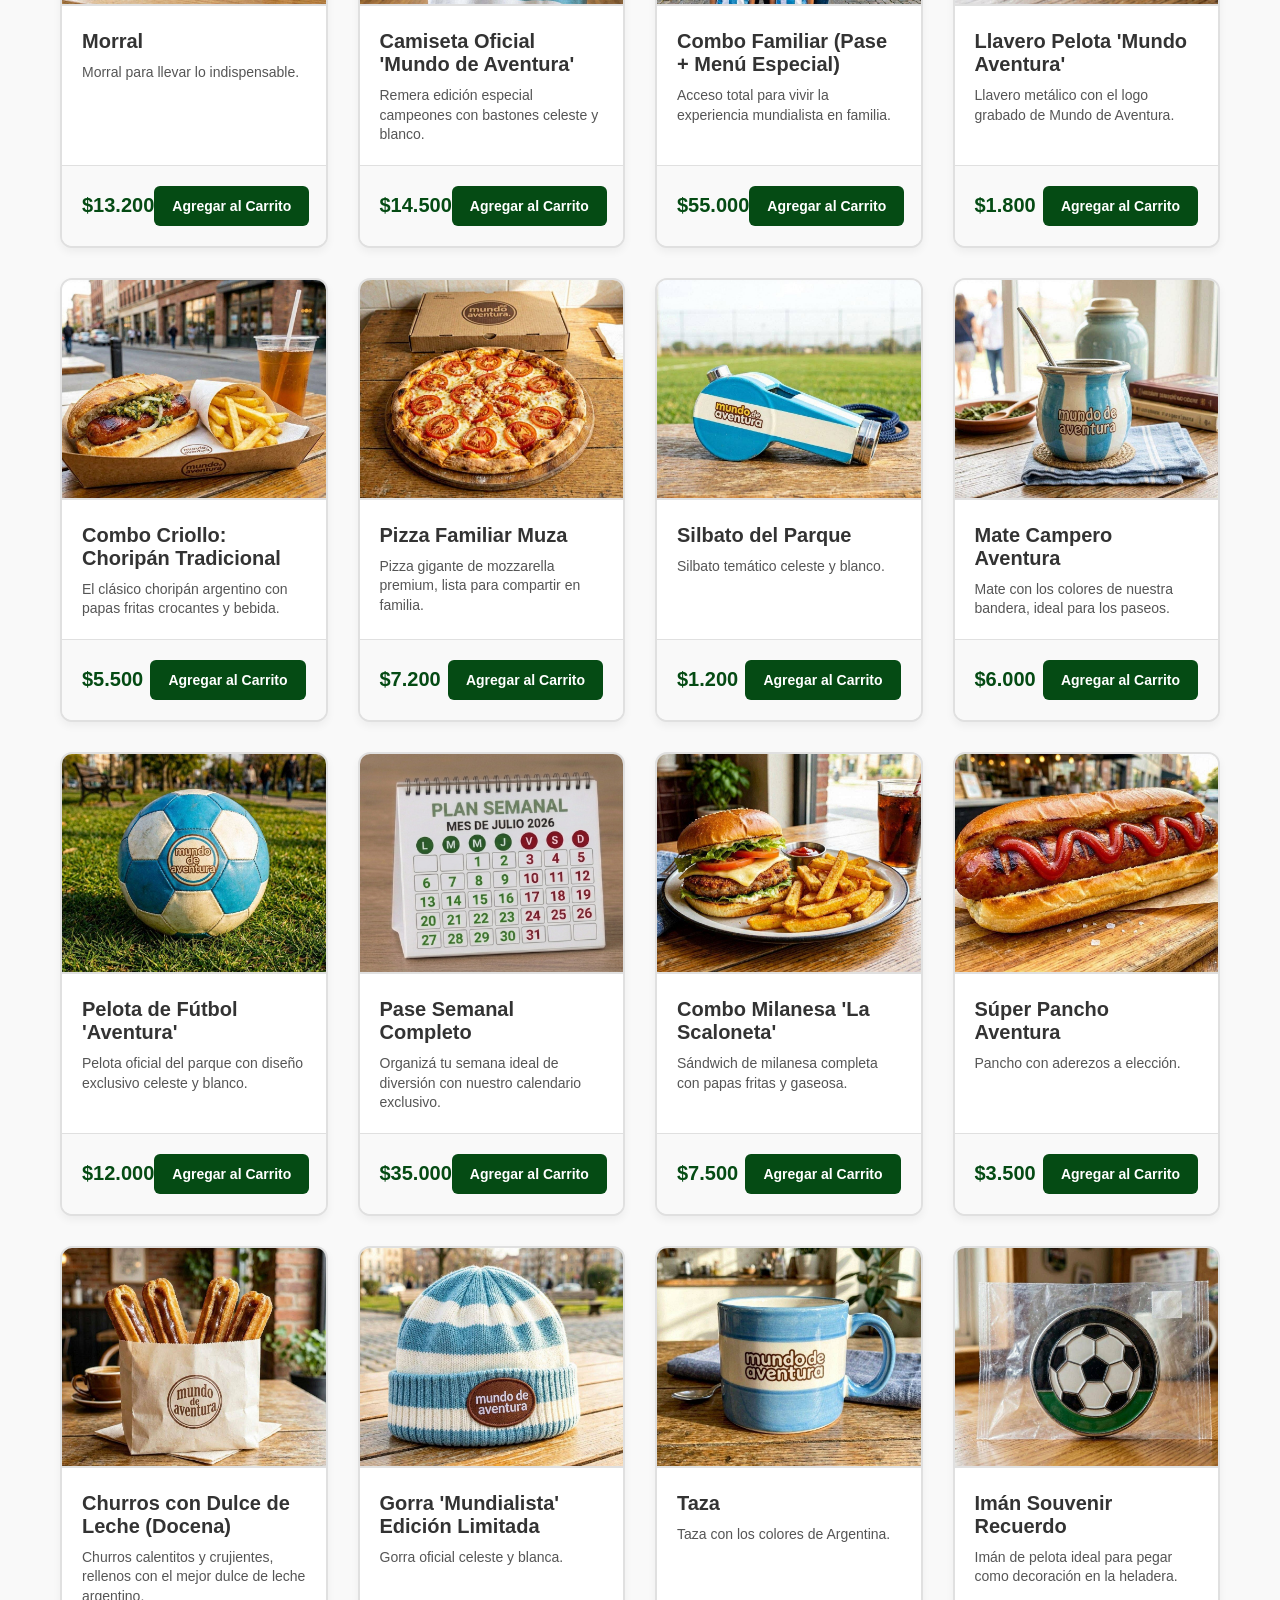
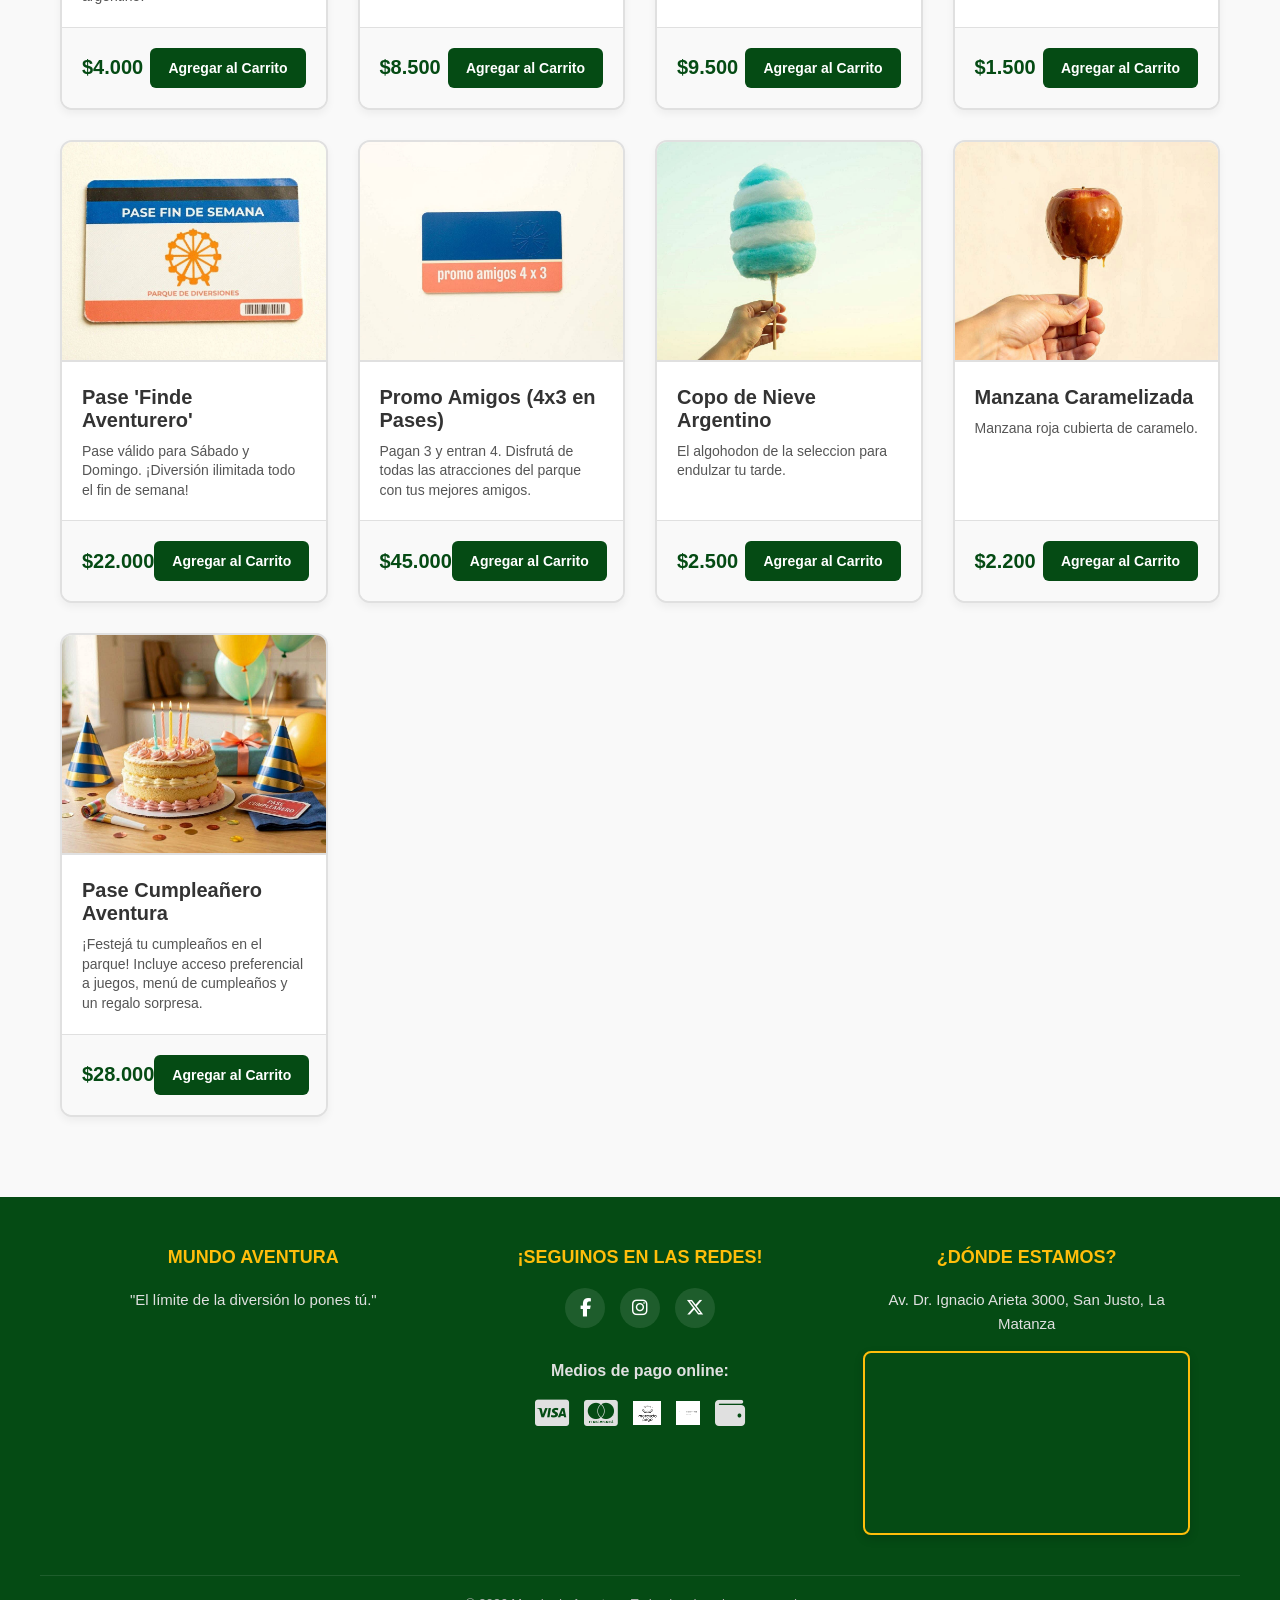
<file: pages/tienda.html>
<!DOCTYPE html>
<html lang="es">
<head>
    <meta charset="UTF-8">
    <meta name="viewport" content="width=device-width, initial-scale=1.0">
    <link rel="icon" type="image/x-icon" href="../img/logo1_icon.ico">
    <link rel="stylesheet" href="../estilos.css">
    <link rel="stylesheet" href="tienda.css">
    <link rel="stylesheet" href="https://cdnjs.cloudflare.com/ajax/libs/font-awesome/6.5.1/css/all.min.css">
    <title>Tienda Oficial | Mundo de Aventura</title>
</head>
<body>
    <header>
        <nav class="barra-de-navegacion">
            <ul>
                <li class="item-logo">
                    <a href="../index.html">
                        <img src="../img/logo.png" alt="logo principal">
                    </a>
                </li>
                <li><a href="../index.html">Home</a></li>
                <li><a href="#">Tienda</a></li>
                <li><a href="blog.html">Blog</a></li>
                <li><a href="Acerca-de.html">Acerca de</a></li>
                <li><a href="contacto.html">Contacto</a></li>
                <li class="item-carrito">
                    <button id="boton-abrir-carrito" class="btn-carrito-nav">
                        <i class="fas fa-shopping-cart"></i>
                        <span id="contador-carrito">0</span>
                    </button>
                </li>
            </ul>
        </nav>
    </header>

    <div class="tienda-encabezado">
    <h1 class="titulo-seccion">Tienda Oficial</h1>
    <p class="subtitulo-seccion">Mundo de Aventura- Edición Especial Argentina</p>
     </div>

        <div class="filtros" id="filtros-container">
            </div>

        <main class="contenedor-grid-productos" id="contenedor-productos">
            <div class="cargando">
                <i class="fas fa-spinner fa-spin"></i> Cargando experiencias...
            </div>
        </main>
    </div>

    <div id="modal-carrito" class="modal">
        <div class="contenido-modal">
            <div class="encabezado-modal">
                <h3>Tu Carrito de Compras</h3>
                <button id="boton-cerrar-carrito" class="cerrar-modal">&times;</button>
            </div>
            
            <div id="carrito-vacio" class="carrito-vacio-msg">
                <i class="fas fa-shopping-basket"></i>
                <p>El carrito está vacío.</p>
            </div>

            <div id="cuerpo-tabla-carrito" class="d-none">
                <table class="tabla-carrito">
                    <thead>
                        <tr>
                            <th>Artículo</th>
                            <th>Precio</th>
                            <th>Cant.</th>
                            <th>Subtotal</th>
                            <th>Quitar</th>
                        </tr>
                    </thead>
                    <tbody id="items-lista-carrito">
                        </tbody>
                </table>
                <div class="total-seccion">
                    <p>Total a pagar: <span id="total-precio-carrito">$0</span></p>
                </div>
                <button id="btn-comprar" class="boton-finalizar">Confirmar Compra</button>
            </div>
        </div>
    </div>

    <footer class="pie-pagina">
        <div class="footer-contenedor-columnas">
            <div class="columna-footer">
                <h3>Mundo Aventura</h3>
                <p>"El límite de la diversión lo pones tú."</p>
            </div>

            <div class="columna-footer">
                <h3>¡Seguinos en las redes!</h3>
                <div class="redes-footer">
                    <a href="https://www.facebook.com" target="_blank" aria-label="Facebook"><i class="fab fa-facebook-f"></i></a>
                    <a href="https://www.instagram.com" target="_blank" aria-label="Instagram"><i class="fab fa-instagram"></i></a>
                    <a href="https://www.twitter.com" target="_blank" aria-label="Twitter"><i class="fab fa-x-twitter"></i></a>
                </div>
                
                <div class="medios-pago">
                    <p>Medios de pago online:</p>
                    <div class="logos-pagos-flex">
                        <i class="fab fa-cc-visa" title="Tarjeta de Crédito / Débito"></i>
                        <i class="fab fa-cc-mastercard" title="Tarjeta de Crédito / Débito"></i>
                        <img src="../img/logo-mercado-pago.jpg" alt="Mercado Pago" title="Mercado Pago" class="img-pago">
                        <img src="../img/logo_cuenta_dni.jpg" alt="Cuenta DNI" title="Cuenta DNI" class="img-pago">
                        <i class="fas fa-wallet" title="Otras Billeteras Virtuales"></i>
                    </div>
                </div>
            </div>

            <div class="columna-footer">
                <h3>¿Dónde estamos?</h3>
                <p class="direccion-footer">
                    Av. Dr. Ignacio Arieta 3000, San Justo, La Matanza
                </p>
                <div class="contenedor-iframe">
                    <iframe 
                        src="https://maps.google.com/maps?q=Av.%20Dr.%20Ignacio%20Arieta%203000,%20San%20Justo&t=&z=13&ie=UTF-8&iwloc=&output=embed" 
                        width="100%" 
                        height="180" 
                        style="border:0;" 
                        allowfullscreen="" 
                        loading="lazy" 
                        referrerpolicy="no-referrer-when-downgrade">
                    </iframe>
                </div>
            </div>
        </div> 
        <hr class="separador-footer">
        <p class="copyright">© 2026 Mundo de Aventura. Todos los derechos reservados.</p>
    </footer>

    <script src="tienda.js"></script>
</body>
</html>
</file>
<file: estilos.css>
* {
    margin: 0;
    padding: 0;
    box-sizing: border-box;
}

/* LA BARRA DE NAVEGACIÓN */
.barra-de-navegacion {
    background-color: #054b14; 
    height: 90px;              
    padding: 0 40px;          
    width: 100%;
}

.barra-de-navegacion ul {
    display: flex;
    list-style: none;
    padding: 0;
    margin: 0;
    width: 100%;
    height: 100%;
    align-items: center;
    justify-content: space-between;
}


.item-logo {
    width: 75px;  
    height: 75px;
    display: flex;
    align-items: center;
}

.item-logo img {
    width: 100%;
    height: 100%;
    object-fit: contain;
}

/* LOS ENLACES DEL MENÚ */
.barra-de-navegacion ul li a {
    color: #ffffff;
    text-decoration: none;
    font-weight: bold;
    font-family: sans-serif;
    transition: color 0.3s ease;
}

.barra-de-navegacion ul li a:hover {
    color: #fb5607; 
}

/* EL BANNER */
.contenedor-banner {
    background-image: url('img/foto-banner.png');
    background-size: cover;
    background-position: center;
    background-repeat: no-repeat;
    width: 100%;       
    height: 450px;     
    display: flex;
    flex-direction: column;  
    justify-content: center; 
    align-items: center;     
    text-align: center;      
}

.contenedor-banner h1 {
    color: #ffffff;
    font-family: sans-serif;
    font-size: 40px;
    margin-bottom: 10px;
    text-shadow: 2px 2px 4px rgba(0, 0, 0, 0.8); 
}

.contenedor-banner p {
    color: #ffffff;
    font-family: sans-serif;
    font-size: 25px;
    text-shadow: 2px 2px 4px rgba(0, 0, 0, 0.8);
}

.boton-banner {
    display: inline-block;
    background-color: #ffbe0b; 
    color: #000000;            
    text-decoration: none;     
    font-weight: bold;         
    font-family: sans-serif;
    font-size: 18px;           
    margin: 20px;
    padding: 10px 20px;        
    border-radius: 5px;        
    transition: background-color 0.3s ease, transform 0.2s ease;
}

.boton-banner:hover {
    background-color: #fb5607; 
    transform: scale(1.05);    
    color: #ffffff;            
}

/* SECCIÓN DE PRODUCTOS / PROMOCIONES */
.seccion-promociones {
    padding: 60px 20px;
    text-align: center;
    background-color: #ffffff;
    font-family: sans-serif;
}

.seccion-promociones h2 {
    color: #054b14; 
    font-size: 32px;
    margin-bottom: 10px;
}

.subtitulo-promo {
    color: #666666;
    font-size: 16px;
    margin-bottom: 40px;
}

.contenedor-promos {
    display: flex;
    justify-content: center;
    gap: 30px; 
    flex-wrap: wrap; 
}

/* TARJETAS DE PROMO */
.tarjeta-promo {
    background-color: #f9f9f9;
    border: 2px solid #e0e0e0;
    border-radius: 12px;
    padding: 30px 20px;
    width: 320px;
    position: relative; 
    display: flex;
    flex-direction: column;
    justify-content: space-between; 
    box-shadow: 0 4px 8px rgba(0,0,0,0.05);
    transition: transform 0.3s ease;
}

.tarjeta-promo:hover {
    transform: translateY(-5px); 
}

.tarjeta-promo.destacada {
    border-color: #ffbe0b; 
    background-color: #fffdf5;
}

.tarjeta-promo.destacada:hover {
    transform: scale(1.03) translateY(-5px);
}

.etiqueta-descuento {
    position: absolute;
    top: -15px;          
    left: 50%;
    transform: translateX(-50%);
    background-color: #e63946;  
    color: #ffffff;             
    font-weight: bold;
    font-size: 14px;
    padding: 6px 14px;
    border-radius: 20px;        
    box-shadow: 0 2px 5px rgba(0,0,0,0.2); 
}

.tarjeta-promo h3 {
    margin-top: 10px;
    color: #333333;
    font-size: 22px;
}

.descripcion-promo {
    color: #555555;
    font-size: 15px;
    margin: 15px 0;
    line-height: 1.4;
}

.aclaracion {
    color: #999999;
    font-size: 12px;
    font-style: italic;
    margin-bottom: 20px;
}

.boton-promo {
    background-color: #054b14;
    color: white;
    text-decoration: none;
    padding: 12px;
    border-radius: 6px;
    font-weight: bold;
    transition: background-color 0.2s;
}

.boton-promo:hover {
    background-color: #033a0f;
}

/* CAJA DE SUSCRIPCIÓN DEL CLUB */
.suscripcion {
    width: 100%;
    max-width: 1020px;
    background-color: #afe224; 
    color: #000000;
    font-weight: bold;
    font-family: sans-serif;
    padding: 25px 40px;
    border-radius: 20px;
    margin-top: 25px;
    text-align: center;
}

.suscripcion h4 {
    font-size: 20px;
    margin-bottom: 5px;
}

.suscripcion p {
    font-size: 15px;
    margin-bottom: 15px;
}

.suscripcion form {
    display: flex;
    justify-content: center;
    align-items: center;
    flex-wrap: wrap;
    gap: 10px;
}

.suscripcion input {
    background-color: #7de293;
    border: 2px solid #054b14;
    padding: 10px 15px;
    border-radius: 10px;
    width: 280px;
    font-size: 14px;
}

.suscripcion button {
    background-color: #054b14;
    color: #ffffff;
    font-weight: bold;
    padding: 10px 20px;
    border: none;
    border-radius: 10px;
    cursor: pointer;
    transition: background-color 0.2s;
}

.suscripcion button:hover {
    background-color: #033a0f;
}

/* SECCIÓN DE RESEÑAS */
.seccion-reseñas {
    padding: 60px 20px;
    background-color: #f0fdf4; 
    text-align: center;
    font-family: sans-serif;
}

.seccion-reseñas h2 {
    color: #054b14;
    font-size: 32px;
    margin-bottom: 10px;
}

.subtitulo-reseñas {
    color: #666666;
    font-size: 16px;
    margin-bottom: 40px;
}

.contenedor-reseñas {
    display: flex;
    justify-content: center;
    gap: 25px;
    flex-wrap: wrap; 
    max-width: 1100px;
    margin: 0 auto;
}

.tarjeta-reseña {
    background-color: #ffffff;
    border-radius: 12px;
    padding: 25px;
    flex: 1;
    min-width: 280px; 
    max-width: 340px;
    box-shadow: 0 4px 15px rgba(0, 0, 0, 0.05);
    border-top: 4px solid #ffbe0b; 
    display: flex;
    flex-direction: column;
    justify-content: space-between;
}

.estrellas {
    color: #ffbe0b; 
    font-size: 16px;
    margin-bottom: 15px;
}

.comentario {
    font-style: italic;
    color: #444444;
    font-size: 15px;
    line-height: 1.5;
    margin-bottom: 15px;
}

.usuario {
    color: #054b14;
    font-size: 14px;
    font-weight: bold;
    margin-top: auto;
}

/* FOOTER GENERAL */
.pie-pagina {
    background-color: #054b14; 
    padding: 50px 40px 20px 40px;
    color: #ffffff;
    font-family: sans-serif;
    width: 100%;
}

.footer-contenedor-columnas {
    display: flex;
    justify-content: space-between; 
    gap: 60px;
    flex-wrap: wrap; 
    max-width: 1100px; 
    margin: 0 auto; 
}

.columna-footer {
    flex: 1; 
    min-width: 280px; 
}

.columna-footer h3 {
    font-size: 18px;
    margin-bottom: 20px;
    color: #ffbe0b; 
    text-transform: uppercase;
    text-align: center;
}

.columna-footer p {
    font-size: 15px;
    margin: 5px;
    line-height: 1.6;
    color: #e0e0e0;
    text-align: center;
}

.direccion-footer {
    font-size: 14px;
    color: #e0e0e0;
    margin-bottom: 8px;
    text-align: center;
}

.redes-footer {
    display: flex;
    justify-content: center;
    gap: 15px;
    margin-bottom: 25px;
}

.redes-footer a {
    color: #ffffff;
    background-color: rgba(255, 255, 255, 0.1);
    width: 40px;
    height: 40px;
    border-radius: 50%;
    display: flex;
    justify-content: center;
    align-items: center;
    font-size: 18px;
    text-decoration: none;
    transition: background-color 0.3s, color 0.3s;
}

.redes-footer a:hover {
    background-color: #fb5607;
    color: #ffffff;
}

.medios-pago {
    display: flex;
    flex-direction: column;
    align-items: center;
    gap: 10px;
}

.medios-pago p {
    font-size: 16px;
    color: #e0e0e0;
    margin-bottom: 5px;
    font-weight: bold;
}

.logos-pagos-flex {
    display: flex;
    flex-direction: row;
    align-items: center;
    justify-content: center;
    gap: 15px;
    flex-wrap: wrap;
}

.logos-pagos-flex i {
    font-size: 30px;
    color: #e0e0e0;
    transition: color 0.3s;
}

.logos-pagos-flex .img-pago {
    display: inline-block;
    height: 24px;
    width: auto;
    filter: grayscale(100%) brightness(140%);
    transition: filter 0.3s;
}

.logos-pagos-flex i:hover {
    color: #fb5607;
}

.logos-pagos-flex .img-pago:hover {
    filter: none;
}

.separador-footer {
    border: 0;
    height: 1px;
    background-color: rgba(255, 255, 255, 0.1);
    margin: 40px 0 20px 0;
}

.copyright {
    text-align: center;
    font-size: 13px;
    color: #b0b0b0;
}

.contenedor-iframe {
    border: 2px solid #ffbe0b; 
    border-radius: 8px;        
    overflow: hidden;          
    box-shadow: 0 4px 10px rgba(0, 0, 0, 0.15); 
    margin-top: 15px;          
    width: 100%;               
}

.contenedor-iframe iframe {
    display: block;            
}

/* RESPONSIVE DESIGN */
@media (max-width: 768px) {
    .contenedor-banner h1 { font-size: 32px; }
    .contenedor-banner p { font-size: 20px; }
    .footer-contenedor-columnas { justify-content: center; gap: 30px; }
}

@media (max-width: 480px) {
    .barra-de-navegacion { height: auto; padding: 15px 10px; }
    .barra-de-navegacion ul { flex-direction: column; gap: 12px; }
    .item-logo { width: 60px; height: 60px; }
    .contenedor-banner { height: 350px; padding: 0 15px; }
    .contenedor-banner h1 { font-size: 26px; }
    .contenedor-banner p { font-size: 16px; }
    .suscripcion { padding: 20px 15px; }
    .suscripcion form { flex-direction: column; }
    .suscripcion input { width: 100%; }
    .columna-footer { min-width: 100%; }
}
</file>
<file: pages/Acerca-de.css>
.seccion-principal-acercade {
    padding: 60px 20px;
    background-color: #f0fdf4; /* Fondo verde suave unificado */
    font-family: sans-serif;
}

.acercade-encabezado {
    text-align: center;
    margin-bottom: 50px;
}

.acercade-encabezado .titulo-seccion {
    font-size: 32px;
    color: #054b14; 
    margin-bottom: 10px;
    font-weight: bold;
}

.acercade-encabezado .subtitulo-seccion {
    font-size: 16px;
    color: #666666;
}

.contenedor-acercade {
    max-width: 1100px;
    margin: 0 auto;
}

/* BLOQUE DE HISTORIA */
.bloque-historia {
    background-color: #ffffff;
    border-radius: 12px;
    border: 2px solid #e0e0e0;
    overflow: hidden;
    display: flex;
    align-items: center;
    gap: 40px;
    padding: 40px;
    box-shadow: 0 4px 15px rgba(0, 0, 0, 0.05);
    margin-bottom: 60px;
}

.texto-historia {
    flex: 1.2;
}

.texto-historia h2 {
    color: #054b14;
    font-size: 26px;
    margin-bottom: 15px;
}

.texto-historia p {
    color: #444444;
    font-size: 16px;
    line-height: 1.6;
    margin-bottom: 15px;
}

.texto-historia p:last-child {
    margin-bottom: 0;
}

.imagen-historia {
    flex: 1;
    height: 280px;
    border-radius: 8px;
    overflow: hidden;
    border: 3px solid #ffbe0b;
}

.imagen-historia img {
    width: 100%;
    height: 100%;
    object-fit: cover;
}

/* SECCIÓN COMPLETA DE GUÍA DE ATRACCIONES */
.seccion-atracciones {
    margin-top: 40px;
}

.titulo-seccion-interna {
    text-align: center;
    color: #054b14;
    font-size: 28px;
    margin-bottom: 5px;
}

.subtitulo-seccion-interna {
    text-align: center;
    color: #666666;
    font-size: 15px;
    margin-bottom: 40px;
}

/* GRILLA SÚPER RESPONSIVE */
.grilla-atracciones {
    display: grid;
    grid-template-columns: repeat(3, 1fr);
    gap: 30px;
}

/* COMPORTAMIENTO DE TARJETAS INDIVIDUALES */
.tarjeta-atraccion {
    background-color: #ffffff;
    border-radius: 12px;
    border: 2px solid #e0e0e0;
    overflow: hidden;
    display: flex;
    flex-direction: column;
    box-shadow: 0 4px 12px rgba(0, 0, 0, 0.04);
    transition: transform 0.3s ease, box-shadow 0.3s ease;
}

.tarjeta-atraccion:hover {
    transform: translateY(-5px);
    box-shadow: 0 6px 20px rgba(0, 0, 0, 0.08);
}

.imagen-card-atraccion {
    position: relative;
    width: 100%;
    height: 180px;
}

.imagen-card-atraccion img {
    width: 100%;
    height: 100%;
    object-fit: cover;
}

/* ETIQUETAS DE INTENSIDAD */
.tag-intensidad {
    position: absolute;
    top: 12px;
    left: 12px;
    padding: 5px 12px;
    border-radius: 15px;
    font-size: 11px;
    font-weight: bold;
    color: #ffffff;
    z-index: 2;
    box-shadow: 0 2px 4px rgba(0,0,0,0.15);
}

/* COLORES SEGÚN INTENSIDAD */
.tarjeta-atraccion.extrema .tag-intensidad { background-color: #e63946; } 
.tarjeta-atraccion.moderada .tag-intensidad { background-color: #fb5607; } 
.tarjeta-atraccion.familiar .tag-intensidad { background-color: #054b14; } 

/* COLOR Y DISEÑO DE LAS EXCLUSIVAS */
.tarjeta-atraccion.exclusiva {
    border: 2px solid #ffbe0b;
    background-color: #fffdf5; 
}

.tag-intensidad.exclusivo {
    background-color: #ffbe0b;
    color: #000000;
    font-size: 11.5px;
}

.contenido-card-atraccion {
    padding: 20px;
    display: flex;
    flex-direction: column;
    flex-grow: 1;
}

.contenido-card-atraccion h3 {
    font-size: 18px;
    color: #333333;
    margin-bottom: 10px;
    font-weight: bold;
}

.contenido-card-atraccion p {
    font-size: 14px;
    color: #555555;
    line-height: 1.5;
}

/* RESPONSIVE EXCLUSIVO */
@media (max-width: 960px) {
    .grilla-atracciones {
        grid-template-columns: repeat(2, 1fr); 
    }
    .bloque-historia {
        flex-direction: column;
        padding: 25px;
        gap: 25px;
    }
    .imagen-historia {
        width: 100%;
        height: 240px;
    }
}

@media (max-width: 600px) {
    .grilla-atracciones {
        grid-template-columns: 1fr; 
        gap: 20px;
    }
}
</file>
<file: pages/blog.css>
.seccion-principal-blog {
    padding: 60px 20px;
    background-color: #f0fdf4; 
    font-family: sans-serif;
}

.blog-encabezado {
    text-align: center;
    margin-bottom: 50px;
}

.blog-encabezado .titulo-seccion {
    font-size: 32px;
    color: #054b14; 
    margin-bottom: 10px;
    font-weight: bold;
}

.blog-encabezado .subtitulo-seccion {
    font-size: 16px;
    color: #666666;
}

.contenedor-blog {
    max-width: 1100px;
    margin: 0 auto;
}

/* CARACTERÍSTICAS DE CADA ENTRADA */
.entrada-blog {
    background-color: #ffffff;
    border-radius: 12px;
    overflow: hidden;
    box-shadow: 0 4px 15px rgba(0, 0, 0, 0.05);
    display: flex;
    flex-direction: column;
    border: 2px solid #e0e0e0;
    transition: transform 0.3s ease;
}

.entrada-blog:hover {
    transform: translateY(-5px);
}

.imagen-entrada {
    position: relative;
    width: 100%;
    height: 220px;
    overflow: hidden;
}

.imagen-entrada img {
    width: 100%;
    height: 100%;
    object-fit: cover;
}

/* ETIQUETAS DINÁMICAS FLOTANTES */
.categoria-etiqueta {
    position: absolute;
    top: 15px;
    left: 15px;
    padding: 6px 14px;
    border-radius: 20px;
    font-size: 12px;
    font-weight: bold;
    color: #ffffff;
    z-index: 2;
    box-shadow: 0 2px 5px rgba(0,0,0,0.2);
}

.categoria-etiqueta.inauguracion { background-color: #fb5607; } /* Naranja */
.categoria-etiqueta.novedad { background-color: #054b14; }       /* Verde */
.categoria-etiqueta.tip { background-color: #ffbe0b; color: #000000; } /* Amarillo */

.contenido-entrada {
    padding: 25px;
    display: flex;
    flex-direction: column;
    flex-grow: 1;
}

.fecha-entrada {
    font-size: 12px;
    color: #999999;
    margin-bottom: 10px;
    font-style: italic;
}

.contenido-entrada h2, .contenido-entrada h3 {
    color: #333333;
    margin-bottom: 12px;
    font-weight: bold;
}

.contenido-entrada h2 { font-size: 24px; }
.contenido-entrada h3 { font-size: 20px; }

.contenido-entrada p {
    color: #555555;
    font-size: 15px;
    line-height: 1.5;
    margin-bottom: 20px;
}

/* BOTÓN VER MÁS */
.btn-leer-mas {
    align-self: flex-start;
    background-color: #054b14;
    color: #ffffff;
    padding: 10px 20px;
    border-radius: 6px;
    font-weight: bold;
    text-decoration: none;
    font-size: 14px;
    transition: background-color 0.2s;
    margin-top: auto; 
}

.btn-leer-mas:hover {
    background-color: #033a0f;
}

/* DISTRIBUCIÓN DE ENTRADAS */
.entrada-blog.destacada {
    flex-direction: row;
    margin-bottom: 40px;
    border-color: #ffbe0b; 
    background-color: #fffdf5;
}

.entrada-blog.destacada .imagen-entrada {
    flex: 1.2;
    height: 350px;
}

.entrada-blog.destacada .contenido-entrada {
    flex: 1;
    padding: 35px;
}

.grilla-entradas {
    display: grid;
    grid-template-columns: repeat(2, 1fr);
    gap: 30px;
}

/* RESPONSIVE EXCLUSIVO DEL BLOG */
@media (max-width: 768px) {
    .entrada-blog.destacada {
        flex-direction: column;
    }
    .entrada-blog.destacada .imagen-entrada {
        height: 220px;
    }
    .grilla-entradas {
        grid-template-columns: 1fr;
    }
}
</file>
<file: pages/contacto.css>
/* ESTILOS EXCLUSIVOS PARA EL FORMULARIO */


.seccion-formulario {
    display: flex;
    justify-content: center;
    align-items: center;
    min-height: 75vh; 
    padding: 40px 20px;
    background-color: #ffffff;
}

/* Caja contenedora del formulario */
.formulario-contacto {
    display: flex;
    flex-direction: column;
    width: 100%;
    max-width: 450px;         
    gap: 20px;                
    padding: 40px 30px;
    background-color: #f9f9f9; 
    border: 1px solid #e0e0e0;
    border-radius: 12px;
    font-family: sans-serif;
    box-shadow: 0 4px 15px rgba(0, 0, 0, 0.05);
}

/* Título interno del formulario */
.formulario-contacto h2 {
    color: #054b14; 
    font-size: 26px;
    margin-bottom: 10px;
    text-align: center;
}

/* Estilo para los inputs de texto, mail y el cuadro de mensaje */
.formulario-contacto input[type="text"],
.formulario-contacto input[type="email"],
.formulario-contacto textarea {
    width: 100%;
    padding: 12px 15px;
    border: 2px solid #054b14; 
    border-radius: 6px;
    font-size: 16px;
    outline: none;
    font-family: sans-serif; 
    background-color: #ffffff;
    box-sizing: border-box; /* Evita que el padding estire las casillas hacia afuera */
    transition: border-color 0.3s, box-shadow 0.3s;
}

/* Evita que se deforme el cuadro de texto */
.formulario-contacto textarea {
    resize: none; 
}

/* Cuando hacés clic en cualquier casilla pasa a naranja */
.formulario-contacto input[type="text"]:focus,
.formulario-contacto input[type="email"]:focus,
.formulario-contacto textarea:focus {
    border-color: #fb5607;
    box-shadow: 0 0 5px rgba(251, 86, 7, 0.2);
}

/* Alinea el cuadradito del checkbox al lado de su texto */
.checkbox-contenedor {
    display: flex;
    align-items: center;
    gap: 10px;
    text-align: left;
    font-size: 14px;
    color: #333333;
    margin: 5px 0;
}

.checkbox-contenedor input[type="checkbox"] {
    width: 18px;
    height: 18px;
    cursor: pointer;
    margin: 0;
}

/* DISEÑO DEL BOTÓN DE ENVIAR */
.formulario-contacto input[type="submit"] {
    width: 100%;
    background-color: #ffbe0b; 
    color: #000000;            
    font-weight: bold;         
    font-family: sans-serif;
    font-size: 18px;           
    padding: 14px;        
    border-radius: 6px;       
    border: none;
    cursor: pointer;
    transition: background-color 0.3s ease, transform 0.2s ease, color 0.3s ease;
}


.formulario-contacto input[type="submit"]:hover {
    background-color: #fb5607; 
    transform: translateY(-2px); 
    color: #ffffff;            
}

/* LOGOS DE PAGO EN EL FOOTER */
.logos-pagos-flex {
    display: flex;
    flex-direction: row;
    align-items: center;
    justify-content: center;
    gap: 15px;
}

.logos-pagos-flex i {
    font-size: 30px;
    color: #e0e0e0;
    transition: color 0.3s;
}

.logos-pagos-flex .img-pago {
    display: inline-block;
    height: 24px;       
    width: auto;        
    filter: grayscale(100%) brightness(140%); /* Filtro gris elegante igual que el index */
    transition: filter 0.3s;
}

.logos-pagos-flex i:hover {
    color: #fb5607;
}

.logos-pagos-flex .img-pago:hover {
    filter: none; /* Recupera el color en el hover */
}

/* ESTILOS RESPONSIVE (Celulares)*/
@media (max-width: 480px) {
    .seccion-formulario {
        padding: 20px 10px;
    }

    .formulario-contacto {
        padding: 30px 20px;     
    }
    
    .formulario-contacto h2 {
        font-size: 22px;   
    }
    
    .checkbox-contenedor {
        font-size: 13px;   
    }
}
</file>
<file: pages/tienda.css>
* {
    margin: 0;
    padding: 0;
    box-sizing: border-box;
}

body {
    background-color: #f9f9f9;
    color: #333333;
    font-family: sans-serif; 
}

/* SECCIÓN DE TÍTULOS Y SEPARACIONES */
.tienda-encabezado {
    text-align: center;
    padding: 60px 20px 20px 20px; 
    background-color: #ffffff;
    display: flex;
    flex-direction: column;
    align-items: center;        
    justify-content: center;
}

.titulo-seccion {
    color: #054b14;             
    font-size: 40px;            
    margin-bottom: 12px;        
    font-weight: bold;
    text-transform: uppercase;  
    letter-spacing: 1px;
}

.subtitulo-seccion {
    color: #666666;
    font-size: 20px;            
    font-weight: 600;
    margin-bottom: 55px;        
    max-width: 800px;
    line-height: 1.4;
}

/* Contenedor de Botones de Filtro / Búsqueda */
#filtros-container {
    display: flex;
    justify-content: center;
    flex-wrap: wrap;
    gap: 20px;                  
    margin-bottom: 60px;        
    padding: 0 20px;
    width: 100%;
}

.btn-filtro {
    background-color: #ffffff;
    color: #054b14;
    border: 2px solid #054b14;
    padding: 12px 26px;         
    border-radius: 6px;
    cursor: pointer;
    font-weight: bold;
    font-size: 16px;
    transition: background-color 0.3s ease, color 0.3s ease, transform 0.2s ease;
}

.btn-filtro:hover, .btn-filtro.activo {
    background-color: #054b14;
    color: #ffffff;
    box-shadow: 0 4px 12px rgba(5, 75, 20, 0.2); 
}

.btn-filtro:hover {
    transform: translateY(-2px);
}
/* GRILLA DE PRODUCTOS */
#contenedor-productos {
    display: grid;
    grid-template-columns: repeat(auto-fill, minmax(260px, 1fr));
    gap: 30px;
    max-width: 1200px;
    margin: 0 auto 80px auto;
    padding: 0 20px;
}

/* Estilos de las Tarjetas de Producto */
.card-producto {
    background-color: #ffffff;
    border: 2px solid #e0e0e0;
    border-radius: 12px;
    overflow: hidden;
    display: flex;
    flex-direction: column;
    height: 100%; 
    box-shadow: 0 4px 8px rgba(0,0,0,0.05);
    transition: transform 0.3s ease;
}

.card-producto:hover {
    transform: translateY(-5px);
}

/* Imagen del Producto */
.card-producto img {
    width: 100%;
    height: 220px;
    object-fit: cover;
    border-bottom: 2px solid #e0e0e0;
}

/* Textos informativos internos */
.info-producto {
    padding: 20px;
    flex-grow: 1; 
    display: flex;
    flex-direction: column;
}

.info-producto h3 {
    font-size: 20px;
    margin-bottom: 10px;
    color: #333333;
}

.info-producto p {
    font-size: 14px;
    color: #555555;
    line-height: 1.4;
}

/* Pie de la tarjeta: Precio y Botón */
.footer-producto {
    padding: 20px;
    background-color: #f9f9f9;
    display: flex;
    align-items: center;
    justify-content: space-between;
    border-top: 1px solid #e0e0e0;
    margin-top: auto; 
}

.precio {
    font-size: 20px;
    font-weight: bold;
    color: #054b14;
}

.btn-agregar-carrito {
    background-color: #054b14;
    color: white;
    border: none;
    padding: 12px 18px; 
    border-radius: 6px;
    cursor: pointer;
    font-weight: bold;
    font-size: 14px;
    white-space: nowrap; 
    transition: background-color 0.2s ease, transform 0.2s ease;
}

.btn-agregar-carrito:hover {
    background-color: #fb5607;
    transform: scale(1.03);
}

/* EL CARRITO COMPLETAMENTE REUBICADO (MODAL FLOTANTE)*/
#modal-carrito {
    display: none; 
    position: fixed;
    top: 0;
    left: 0;
    width: 100%;
    height: 100%;
    background-color: rgba(0, 0, 0, 0.6); 
    z-index: 2000; 
}

/* Ventana blanca contenedora del carrito */
.contenido-modal {
    background-color: #ffffff;
    width: 90%;
    max-width: 700px;
    margin: 8% auto;
    border-radius: 12px;
    padding: 30px;
    box-shadow: 0 10px 25px rgba(0,0,0,0.25);
    position: relative;
    max-height: 80vh;
    overflow-y: auto; 
}

/* Botón de cierre superior (X) */
#boton-cerrar-carrito {
    position: absolute;
    top: 15px;
    right: 20px;
    background: none;
    border: none;
    font-size: 24px;
    cursor: pointer;
    color: #999999;
    transition: color 0.2s;
}

#boton-cerrar-carrito:hover {
    color: #fb5607;
}

/* Estilos de la tabla interna del Carrito */
.tabla-carrito {
    width: 100%;
    border-collapse: collapse;
    margin-top: 25px;
}

.tabla-carrito th {
    background-color: #054b14;
    color: #ffffff;
    padding: 12px;
    font-weight: bold;
    text-align: left;
}

.tabla-carrito td {
    padding: 12px;
    border-bottom: 1px solid #e0e0e0;
}

.tabla-carrito input[type="number"] {
    width: 55px;
    padding: 6px;
    text-align: center;
    border: 1px solid #ccc;
    border-radius: 4px;
}

.btn-quitar-item {
    background: none;
    border: none;
    color: #e63946; 
    cursor: pointer;
    font-size: 16px;
}

/* Línea de precio final y confirmación */
.acciones-carrito {
    margin-top: 30px;
    display: flex;
    justify-content: space-between;
    align-items: center;
}

.total-seccion {
    font-size: 22px;
    font-weight: bold;
    color: #333333;
}

.total-seccion span {
    color: #054b14;
}

#btn-comprar {
    background-color: #ffbe0b; 
    color: #000000;
    border: none;
    padding: 12px 28px;
    border-radius: 6px;
    font-weight: bold;
    font-size: 16px;
    cursor: pointer;
    transition: background-color 0.2s, transform 0.2s;
}

#btn-comprar:hover {
    background-color: #fb5607; 
    color: #ffffff;
    transform: scale(1.02);
}

/* Mensaje alternativo si el carrito está vacío */
#carrito-vacio {
    text-align: center;
    padding: 30px 0;
    color: #666666;
    font-size: 16px;
}

/* DISEÑO RESPONSIVE Y ADAPTACIÓN MOVIL */

/* Botón flotante para abrir el carrito (Agregalo preferentemente al header o barra) */
#boton-abrir-carrito {
    background-color: #ffbe0b;
    color: #000000;
    border: none;
    padding: 10px 18px;
    border-radius: 6px;
    font-weight: bold;
    cursor: pointer;
    display: inline-flex;
    align-items: center;
    gap: 8px;
    transition: background-color 0.2s;
}

#boton-abrir-carrito:hover {
    background-color: #fb5607;
    color: white;
}

/* Para Celulares y Tablets */
@media (max-width: 768px) {
    .titulo-seccion {
        font-size: 28px;
    }
    
    .subtitulo-seccion {
        font-size: 15px;
        margin-bottom: 30px;
    }

    /* Grilla se reduce de forma equilibrada */
    #contenedor-productos {
        grid-template-columns: repeat(auto-fill, minmax(220px, 1fr));
        gap: 20px;
    }
}


@media (max-width: 480px) {
    .titulo-seccion {
        font-size: 24px;
    }

    /* Pasa a formato de un solo elemento por fila bien encuadrado */
    #contenedor-productos {
        grid-template-columns: 1fr;
    }

    .contenido-modal {
        width: 95%;
        margin: 12% auto;
        padding: 15px;
    }

    .acciones-carrito {
        flex-direction: column;
        gap: 15px;
        align-items: stretch;
    }

    #btn-comprar {
        width: 100%;
        text-align: center;
    }
}
</file>
